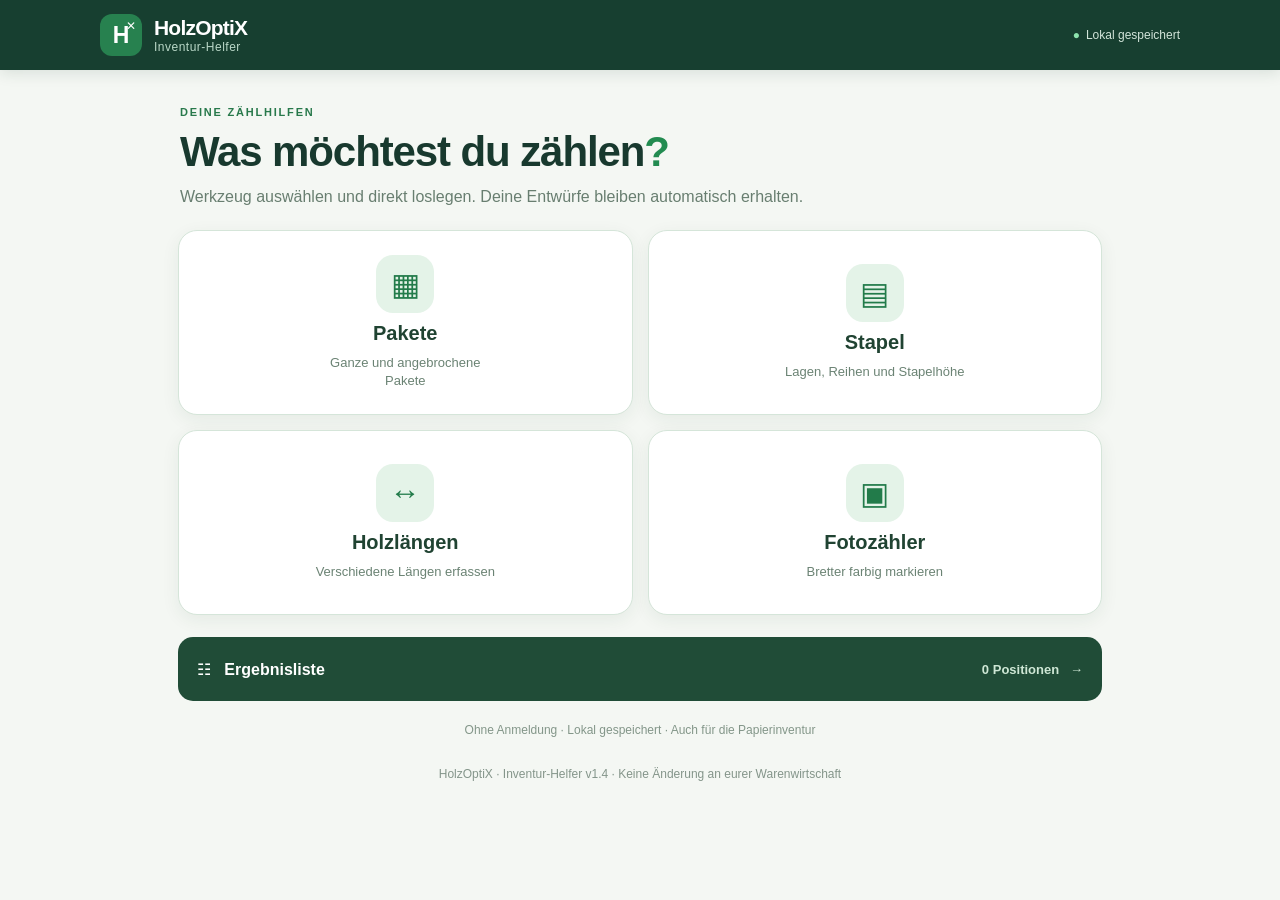
<file: index.html>
<!doctype html>
<html lang="de">
<head>
  <meta charset="utf-8">
  <meta name="viewport" content="width=device-width, initial-scale=1, viewport-fit=cover">
  <meta name="theme-color" content="#205d3d">
  <meta name="description" content="HolzOptiX Inventur-Helfer – Pakete, Bretterstapel, Fotos und Holzlängen zählen.">
  <link rel="manifest" href="./manifest.webmanifest">
  <link rel="icon" href="./icons/icon-192.png" type="image/png">
  <style data-holzoptix-bundle="css">
:root{font-family:Inter,Segoe UI,Arial,sans-serif;color:#18392e;background:#f4f7f3;font-size:16px;font-synthesis:none}
*{box-sizing:border-box}html{scroll-behavior:smooth}body{margin:0;min-height:100vh}button,input{font:inherit}button{cursor:pointer}button:disabled{cursor:not-allowed;opacity:.45}[hidden]{display:none!important}
.topbar{background:#173f30;color:white;padding:14px max(18px,calc((100vw - 1080px)/2));display:flex;justify-content:space-between;align-items:center;gap:12px;box-shadow:0 3px 14px #143e3020}
.brand{display:flex;align-items:center;gap:12px}.brand strong{display:block;font-size:21px;letter-spacing:-.8px}.brand small{display:block;color:#bad8c8;font-size:12px;letter-spacing:.5px}.brand-mark{display:grid;place-items:center;width:42px;height:42px;border-radius:12px;background:#27814f;color:#fff;font-size:23px;font-weight:900;position:relative}.brand-mark span{position:absolute;font-size:12px;right:6px;top:5px}
.save-status{font-size:12px;color:#d2e4d9;white-space:nowrap}.save-status::before{content:'●';color:#8de4ae;margin-right:6px}.save-status.error{color:#ffdcce}.save-status.error::before{color:#f4aa8f}
.container{max-width:1080px;margin:0 auto;padding:24px 18px 40px}.intro{margin:12px 0 22px}.intro h1{font-size:clamp(27px,4.5vw,38px);line-height:1.13;letter-spacing:-1.2px;margin:7px 0}.intro p:last-child{color:#63796f;margin:7px 0 0}.eyebrow{font-size:11px;font-weight:800;letter-spacing:1.8px;color:#28794b;margin:0}.dot{color:#228b50}
.tabs{display:grid;grid-template-columns:repeat(4,minmax(0,1fr));gap:9px;margin-bottom:17px}.tab{appearance:none;border:1px solid #d9e4dc;background:#fff;color:#5b7166;padding:15px 9px;border-radius:13px;font-weight:700;min-height:51px;box-shadow:0 2px 8px #163d3010}.tab.is-active{border-color:#25824d;background:#e6f3e9;color:#146439;box-shadow:inset 0 0 0 1px #25824d}.pill{display:inline-flex;min-width:20px;justify-content:center;border-radius:20px;background:#dceadf;padding:2px 5px;font-size:11px;margin-left:3px}.editor,.results-panel{display:grid;gap:16px}.card{background:white;border:1px solid #e0e8e0;border-radius:17px;box-shadow:0 5px 20px #173f3010;padding:22px}.section-head{display:flex;justify-content:space-between;gap:15px;align-items:start;margin-bottom:18px}.section-head h2{margin:5px 0;font-size:24px;letter-spacing:-.7px}.section-head .muted{margin:6px 0 0}.muted{color:#72877d;font-size:13px}.fields{display:grid;gap:15px}.fields.two{grid-template-columns:1fr 1fr}.fields.three{grid-template-columns:repeat(3,minmax(0,1fr))}.field{display:flex;flex-direction:column;gap:7px;font-size:14px;font-weight:650;color:#3d594a;min-width:0}.field span small{font-size:12px;font-weight:400;color:#7c8b82}.field em{font-style:normal;color:#ad4b33}
.field input,.field select{width:100%;border:1px solid #d0dcd2;border-radius:10px;padding:12px 13px;color:#18392e;background:#fcfdfb;outline:none;min-height:47px;font-size:16px}.field input:focus,.field select:focus{border-color:#2b995c;box-shadow:0 0 0 3px #2f995b1b}.field input::placeholder{color:#9ba99e}.note-field{margin-top:15px}
.btn{display:inline-flex;align-items:center;justify-content:center;gap:6px;min-height:43px;padding:10px 15px;border-radius:10px;border:1px solid transparent;font-weight:750;font-size:14px;text-align:center;transition:background .15s}.btn.primary{background:#227a48;color:white}.btn.primary:hover{background:#165d35}.btn.dark{background:#204638;color:white}.btn.dark:hover{background:#123628}.btn.subtle{background:#eef4ef;color:#27513a;border-color:#dce8dd}.btn.subtle:hover{background:#e3ede4}.btn.dashed{background:#f8faf7;border:1.5px dashed #b8d0bd;color:#37724d}.btn.dashed:hover{background:#ecf6ed}.btn.danger{background:#fff3f1;border:1px solid #e7c1bb;color:#aa3a31}.btn.danger:hover{background:#ffe5e2}.btn.full{width:100%}.btn.prominent{min-height:53px;font-size:16px}
.row-label{display:grid;grid-template-columns:1fr 1fr 43px;gap:10px;color:#5d7564;font-weight:700;font-size:13px;margin:0 0 7px}.group-list{display:grid;gap:9px;margin-bottom:10px}.group-row{display:grid;grid-template-columns:1fr 1fr 43px;gap:10px;align-items:center}.group-row input{width:100%;min-width:0;border:1px solid #cedccd;background:#fcfdfb;border-radius:10px;padding:12px 11px;min-height:48px;font-size:17px;outline:none}.group-row input:focus{border-color:#33935b;box-shadow:0 0 0 3px #33935b22}.group-row button{border:1px solid #e8d2ce;color:#a23e37;background:#fff6f3;border-radius:10px;font-size:21px;min-height:43px}.group-row button:disabled{opacity:.3}.single{max-width:420px;margin-top:18px}.subhead{margin:6px 0 14px}.subhead h3{font-size:17px;margin:0 0 4px}.subhead p{margin:0;color:#778b7f;font-size:13px}.inline-divider{height:45px;display:flex;align-items:center;gap:15px;color:#82968a;font-size:12px}.inline-divider::before,.inline-divider::after{content:'';height:1px;background:#e2ebe4;flex:1}.row-add{display:flex;align-items:end;gap:10px}.row-add .field{flex:1}.row-add .btn{min-height:47px}.chips{display:flex;flex-wrap:wrap;gap:7px;margin-top:12px}.chip{background:#eaf4ec;border:1px solid #d1e6d6;color:#245d3b;border-radius:50px;padding:7px 10px;font-weight:700;font-size:13px}.chip button{border:0;background:transparent;color:#5d7663;font-size:17px;margin-left:5px;vertical-align:middle}
.total-card{border-color:#cbded0}.total-label{display:flex;align-items:center;justify-content:space-between;gap:12px;color:#4b6957;font-weight:750}.big-total{display:flex;align-items:baseline;gap:10px;margin:7px 0 12px}.big-total strong{font-size:clamp(42px,7vw,60px);color:#187a44;line-height:1.1;letter-spacing:-1.8px;font-variant-numeric:tabular-nums}.big-total span{color:#6b8074;font-size:18px}.conversion{border-top:1px solid #e4ece5;margin:15px 0;padding-top:14px}.conversion summary{color:#306c45;font-weight:750;cursor:pointer}.conversion p{color:#72877d;font-size:13px}.conversion-result{font-weight:750;color:#21683c;margin-top:12px}.error-message{color:#a33131;background:#fff0ee;border:1px solid #f1ccc8;border-radius:9px;padding:11px 13px;margin:12px 0}.total-card>.btn+.btn{margin-top:9px}
.result-summary{display:flex;gap:12px;margin-bottom:18px}.result-summary div{background:#ecf5ed;border-radius:12px;padding:13px 18px;flex:1;display:flex;flex-direction:column;gap:4px}.result-summary strong{color:#1a7641;font-size:27px}.result-summary span{font-size:12px;color:#657f6b}.results-list{display:grid;gap:10px}.result-card{border:1px solid #dce6dd;border-radius:12px;padding:15px;display:grid;grid-template-columns:minmax(0,1fr) auto;gap:12px}.result-card h3{margin:0;font-size:18px;overflow-wrap:anywhere}.result-card p{margin:5px 0 0;color:#667c6d;font-size:13px;overflow-wrap:anywhere}.result-card .breakdown{color:#6f8275;font-size:12px;margin-top:9px}.result-qty{font-size:25px;color:#1c7a42;font-weight:800;white-space:nowrap;text-align:right;line-height:1}.result-qty small{font-size:12px;color:#71907a}.result-controls{grid-column:1/-1;display:flex;gap:7px;flex-wrap:wrap}.result-controls .btn{min-height:36px;padding:6px 13px;font-size:13px}.result-actions{display:flex;flex-wrap:wrap;gap:9px;margin-top:18px}.empty-state{border:1px dashed #c6d9c8;border-radius:13px;padding:28px;text-align:center;color:#788e80;background:#f8fbf7}.safety-card h3{margin:0}.safety-card p{color:#688171;font-size:14px;line-height:1.5}.footer{margin:25px 0;text-align:center;color:#84958a;font-size:12px}
@media(max-width:700px){.container{padding:17px 12px 30px}.topbar{padding:12px 15px}.tabs{grid-template-columns:1fr 1fr;gap:7px}.tab{padding:12px 5px;font-size:13px}.card{padding:16px}.section-head h2{font-size:22px}.section-head{flex-wrap:wrap}.fields.two,.fields.three{grid-template-columns:1fr}.row-label,.group-row{gap:7px}.save-status{font-size:11px}.result-actions .btn{flex:1;min-width:130px}.result-card{gap:8px}.result-qty{font-size:22px}.intro{margin-top:3px}}
@media print{body{background:white;color:#111}.topbar,.intro,.tabs,.editor,.footer,.safety-card,.result-actions,.result-controls{display:none!important}.container{max-width:none;margin:0;padding:0}.results-panel{display:block!important}.card{box-shadow:none;border:0;padding:0}.section-head h2{font-size:24px}.result-summary{margin:10px 0}.result-summary div{background:none;border:1px solid #bbb;padding:8px}.results-list{gap:0}.result-card{break-inside:avoid;border:0;border-bottom:1px solid #aaa;border-radius:0;padding:10px 0}.result-qty{color:#111}.result-card h3{font-size:15px}.result-card p,.result-card .breakdown{color:#333}.empty-state{display:none!important}}
.photo-tool{margin-top:3px;padding:18px;border:1px solid #d7e6d9;background:#f9fcf9;border-radius:13px}.photo-new{display:inline-block;vertical-align:middle;background:#dcefe2;color:#216b3f;padding:4px 7px;font-size:10px;border-radius:50px;letter-spacing:1px}.photo-actions,.photo-toolbar{display:flex;gap:8px;flex-wrap:wrap;margin:13px 0}.photo-actions .btn{flex:1;min-width:140px}.photo-placeholder{padding:28px 14px;text-align:center;color:#68816e;border:2px dashed #c7decf;background:#edf6ef;border-radius:12px;font-size:14px;line-height:1.5}.photo-stage{background:#e9eee7;border-radius:12px;overflow:hidden;border:1px solid #baccbc}.photo-stage canvas{display:block;width:100%;height:380px;touch-action:none;cursor:crosshair}.photo-toolbar{justify-content:space-between}.photo-modes,.photo-zoom{display:flex;gap:5px;flex-wrap:wrap}.photo-zoom .btn{min-width:42px}.photo-modes .btn.is-selected{background:#d4eadb;border-color:#2e8c52;color:#155e35}.photo-counter{display:flex;align-items:center;justify-content:space-between;gap:12px;background:#e8f4ea;border:1px solid #cee6d3;border-radius:10px;padding:12px 15px}.photo-counter>div{display:flex;align-items:baseline;gap:8px}.photo-counter span{color:#4e795d;font-size:13px}.photo-counter strong{font-size:32px;color:#177640;font-variant-numeric:tabular-nums}.photo-counter small{font-size:12px;color:#6e8a75}.photo-help{color:#688170;font-size:13px;line-height:1.5;margin:12px 0 0}
@media(max-width:700px){.photo-tool{padding:12px}.photo-stage canvas{height:310px}.photo-toolbar{display:grid;gap:11px}.photo-modes,.photo-zoom{justify-content:center}.photo-modes .btn{flex:1}.photo-counter>div{flex-wrap:wrap;gap:5px}.photo-counter span{flex-basis:100%}}
/* Ein-Finger-Scrollen der Seite bleibt erhalten, Browser-Pinch-Zoom nicht. */
@media (pointer:coarse){html,body{touch-action:pan-x pan-y}.photo-stage canvas{touch-action:none}}
.space-top{margin-top:14px}.check-line{display:flex;align-items:center;gap:9px;font-size:14px;color:#315741;font-weight:700;margin:14px 0}.check-line input{width:19px;height:19px;accent-color:#23834d}.estimate-preview{border:1px solid #cddfcd;border-radius:10px;background:#edf7ef;color:#25613c;margin:12px 0;padding:12px 14px;font-size:14px;line-height:1.5}.estimate-preview.warning{border-color:#dfccaa;background:#fff7e8;color:#94651b}.estimate-preview.error{border-color:#eac7c3;background:#fff2f0;color:#9b443b}.photo-zone-heading{display:flex;justify-content:space-between;align-items:center;gap:8px;margin:16px 0 8px}.photo-zones{display:grid;gap:8px}.photo-zone{display:grid;grid-template-columns:32px minmax(0,1fr) auto auto;gap:7px;align-items:center;padding:9px;border:1px solid #d4e3d6;border-radius:10px;background:white}.photo-zone.active{background:#eaf6ee;border-color:#2c9659}.photo-zone input[type=color]{width:30px;height:36px;padding:0;border:0;background:transparent;cursor:pointer}.photo-zone input[type=text]{min-width:0;max-width:100%;border:1px solid #ccddce;border-radius:7px;padding:8px;font-size:14px}.photo-zone .btn{padding:7px 9px;min-height:35px;font-size:12px}.photo-zone .zone-count{font-weight:750;font-size:13px;color:#235c3a}.photo-zone .zone-selected{font-weight:800}.photo-zone.locked{background:#f2f5f1}.photo-zone .zone-select{grid-column:2;justify-self:start}.photo-zone .zone-actions{display:flex;gap:4px;flex-wrap:wrap}.photo-zone .zone-actions .btn{font-size:12px}@media(max-width:700px){.photo-zone{grid-template-columns:30px minmax(0,1fr) auto}.photo-zone .zone-actions{grid-column:2/-1;justify-self:end}.photo-zone .zone-select{grid-column:1/-1}.photo-zone .zone-count{white-space:nowrap}}.field select{appearance:auto}
.build-warning{background:#fff2e5;border:2px solid #df9c4d;color:#7b3f17;border-radius:13px;padding:14px 17px;margin-bottom:18px;line-height:1.5;display:grid;gap:6px}.build-warning code{background:#ffe6c8;padding:2px 5px;border-radius:4px}

/* v1.4 – Startseite mit Kacheln und fokussierte Zählansichten. */
.container{max-width:960px}.home-screen{display:grid;gap:22px}.home-intro{padding:12px 2px 0}.home-intro h1{font-size:clamp(29px,5vw,42px);line-height:1.12;letter-spacing:-1.1px;margin:10px 0}.home-intro p:last-child{color:#687e70;line-height:1.45;margin:0}.tool-grid{display:grid;grid-template-columns:repeat(2,minmax(0,1fr));gap:15px}
.tool-card{border:1px solid #d5e5d9;border-radius:19px;background:#fff;box-shadow:0 5px 18px #214c2d12;display:flex;flex-direction:column;justify-content:center;align-items:center;gap:9px;min-height:185px;padding:20px 16px;color:#204332;text-align:center;transition:border-color .15s,background .15s,transform .15s}.tool-card:hover,.tool-card:focus-visible{border-color:#278d52;background:#f3faf4;transform:translateY(-1px)}.tool-icon{display:grid;place-items:center;width:58px;height:58px;border-radius:17px;background:#e4f3e8;color:#227b4a;font-size:31px;font-weight:800}.tool-card strong{font-size:20px}.tool-card small{font-size:13px;color:#6b8374;max-width:180px;line-height:1.4}.draft-badge{font-size:12px;background:#dff1e5;color:#236d43;padding:6px 10px;border-radius:30px;font-weight:800}.home-results{background:#204c37;color:white;border:0;border-radius:15px;padding:19px;display:flex;justify-content:space-between;gap:16px;align-items:center;font-weight:750;font-size:16px;min-height:64px}.home-results>span:last-child{font-size:13px;color:#cee7d5}.home-footnote{text-align:center;color:#839689;font-size:12px;margin:0 0 5px}
.workspace-head{display:flex;align-items:center;justify-content:space-between;gap:12px;margin-bottom:3px}.workspace-head h2{font-size:clamp(20px,3vw,27px);margin:5px 0;letter-spacing:-.5px}.workspace-head>.btn{flex-shrink:0}.workspace-head .eyebrow{font-size:10px}.mode-nav{display:flex;flex-wrap:wrap;gap:7px;margin:3px 0 20px}.mode-button{flex:1;min-width:100px;padding:12px 9px;background:#f3f7f3;border:1px solid #d7e3d9;border-radius:10px;color:#50715b;font-weight:750;font-size:13px;min-height:47px}.mode-button.is-active{background:#def0e4;border-color:#308951;color:#1d623b;box-shadow:inset 0 0 0 1px #4a9b65}.method-notice{font-size:12px;color:#728879;background:#f5f9f5;border-radius:9px;padding:10px 12px;margin-top:17px}.panel .subhead{margin:3px 0 16px}.panel .group-list{margin-bottom:14px}
.metrics-card{padding:11px 18px}.metrics-card .conversion{margin:0;padding:0;border:0}.metrics-card summary{padding:6px 0}.count-bar{position:sticky;bottom:0;z-index:20;background:#fff;border:1px solid #bbd7c4;box-shadow:0 -5px 22px #132d1f20;border-radius:15px;padding:12px 15px;display:flex;gap:12px;align-items:center;margin-top:5px}.count-values{display:flex;flex-direction:column;gap:2px;flex:1;min-width:0}.count-values>span:first-child{font-size:12px;color:#6b806f;font-weight:750}.count-values strong{font-size:31px;color:#207a48;line-height:1.1;font-variant-numeric:tabular-nums}.count-values strong small{font-size:13px;font-weight:600}.count-parts{font-size:11px;color:#77877b;white-space:nowrap;overflow:hidden;text-overflow:ellipsis}.count-bar #save-item{flex-shrink:0}.count-list{flex-shrink:0;min-width:42px}
.save-sheet{position:fixed;inset:0;background:#102e20a9;z-index:90;display:flex;justify-content:center;align-items:center;padding:14px}.save-dialog{background:white;border:1px solid #d9e9dc;border-radius:20px;box-shadow:0 15px 60px #0a211a55;padding:23px;width:min(100%,570px);max-height:92dvh;overflow:auto}.save-dialog h2{font-size:24px;margin:3px 0}.save-dialog .section-head{align-items:center}.save-sheet-total{border-radius:12px;background:#e8f5ed;padding:13px 18px;display:flex;align-items:center;justify-content:space-between;margin-bottom:19px;gap:12px}.save-sheet-total>span{font-size:13px;color:#527961}.save-sheet-total strong{color:#177c43;font-size:26px;font-variant-numeric:tabular-nums}.results-filter{margin:10px 0 20px}.back-results{justify-self:start}.safety-card summary{cursor:pointer;font-weight:750;color:#285d3d;padding:3px 0}.safety-card details[open] summary{margin-bottom:12px}
@media(max-width:700px){.tool-grid{gap:10px}.tool-card{min-height:156px;padding:15px 9px;gap:7px;border-radius:15px}.tool-icon{width:49px;height:49px;font-size:27px;border-radius:14px}.tool-card strong{font-size:17px}.tool-card small{font-size:12px}.home-results{padding:16px}.workspace-head{flex-wrap:wrap}.workspace-head .btn{font-size:12px;padding:8px 10px}.mode-nav{gap:6px}.mode-button{min-width:calc(50% - 6px);padding:10px 7px}.count-bar{margin:3px -12px -9px;border-radius:15px 15px 0 0;padding:10px 12px calc(10px + env(safe-area-inset-bottom));gap:8px}.count-values strong{font-size:27px}.count-bar #save-item{font-size:14px;min-height:46px;padding:10px 12px}.count-list{min-width:40px}.save-dialog{padding:17px}.save-dialog .fields.two{grid-template-columns:1fr}.save-sheet-total strong{font-size:23px}}
@media print{.home-screen,.workspace-head,.count-bar,.metrics-card,.save-sheet,.back-results,.results-filter,.method-notice{display:none!important}.results-panel{display:block!important}.results-panel .safety-card{display:none!important}}
  </style>
  <title>HolzOptiX – Inventur-Helfer</title>
</head>
<body>
  <header class="topbar">
    <div class="brand">
      <span class="brand-mark" aria-hidden="true">H<span>✕</span></span>
      <span><strong>HolzOptiX</strong><small>Inventur-Helfer</small></span>
    </div>
    <span id="save-status" class="save-status" role="status">Lokal gespeichert</span>
  </header>
  <div class="container">
    <section id="build-warning" class="build-warning" role="alert" hidden>
      <strong>Programmdateien nicht vollständig geladen.</strong>
      <span>Bitte die aktuelle <code>index.html</code> hochladen und die Seite erneut öffnen. Gespeicherte Browserdaten nicht löschen.</span>
    </section>
    <section id="home-screen" class="home-screen">
      <div class="home-intro"><p class="eyebrow">DEINE ZÄHLHILFEN</p><h1>Was möchtest du zählen<span class="dot">?</span></h1>
        <p>Werkzeug auswählen und direkt loslegen. Deine Entwürfe bleiben automatisch erhalten.</p></div>
      <div class="tool-grid" aria-label="Zählwerkzeug auswählen">
        <button class="tool-card" type="button" data-tool="package"><span class="tool-icon">▦</span><strong>Pakete</strong><small>Ganze und angebrochene Pakete</small><span class="draft-badge" data-draft-badge="package" hidden>↻ Zählung fortsetzen</span></button>
        <button class="tool-card" type="button" data-tool="stack"><span class="tool-icon">▤</span><strong>Stapel</strong><small>Lagen, Reihen und Stapelhöhe</small><span class="draft-badge" data-draft-badge="stack" hidden>↻ Zählung fortsetzen</span></button>
        <button class="tool-card" type="button" data-tool="length"><span class="tool-icon">↔</span><strong>Holzlängen</strong><small>Verschiedene Längen erfassen</small><span class="draft-badge" data-draft-badge="length" hidden>↻ Zählung fortsetzen</span></button>
        <button class="tool-card" type="button" data-tool="photo"><span class="tool-icon">▣</span><strong>Fotozähler</strong><small>Bretter farbig markieren</small><span class="draft-badge" data-draft-badge="photo" hidden>↻ Zählung fortsetzen</span></button>
      </div>
      <button id="home-results" class="home-results" type="button"><span>☷ &nbsp; Ergebnisliste</span><span><span id="home-result-count">0</span> Positionen &nbsp; →</span></button>
      <p class="home-footnote">Ohne Anmeldung · Lokal gespeichert · Auch für die Papierinventur</p>
    </section>
    <nav class="tabs" aria-label="Werkzeug auswählen" hidden>
      <button class="tab is-active" type="button" data-tab="package" aria-current="page">▦ <span>Paketrechner</span></button>
      <button class="tab" type="button" data-tab="stack">▤ <span>Stapelzähler</span></button>
      <button class="tab" type="button" data-tab="length">↔ <span>Längenzähler</span></button>
      <button class="tab" type="button" data-tab="results">☷ <span>Ergebnisliste</span> <span id="result-count" class="pill">0</span></button>
    </nav>

    <div id="editor" class="editor" hidden>
      <div class="workspace-head">
        <button id="back-home" class="btn subtle" type="button">← Übersicht</button>
        <div><p class="eyebrow">AKTUELLE ZÄHLUNG</p><h2 id="tool-heading">Pakete zählen</h2></div>
        <button id="new-item" class="btn subtle" type="button">＋ Neu</button>
      </div>
      <div id="save-sheet" class="save-sheet" hidden>
        <section class="save-dialog" role="dialog" aria-modal="true" aria-labelledby="editor-heading">
          <div class="section-head"><div><p class="eyebrow">ABSCHLIESSEN</p><h2 id="editor-heading">Zählung speichern</h2></div><button id="save-cancel" class="btn subtle" type="button">× Schließen</button></div>
          <div class="save-sheet-total"><span>Ermittelte Menge</span><strong id="save-sheet-total">0 Stück</strong></div>
          <div class="fields two">
            <label class="field"><span>Artikelbezeichnung <em>*</em></span><input id="article-name" maxlength="100" type="text" placeholder="z. B. Glattkantbrett Fichte" autocomplete="off"></label>
            <label class="field"><span>Artikelnummer (optional)</span><input id="article-no" maxlength="60" type="text" placeholder="Nummer aus der Warenwirtschaft" autocomplete="off"></label>
          </div>
          <label class="field note-field"><span>Bemerkung (optional)</span><input id="article-note" maxlength="160" type="text" placeholder="z. B. Außenlager, Stapel 3" autocomplete="off"></label>
          <div id="validation-message" class="error-message" role="alert" hidden></div>
          <button id="confirm-save-item" class="btn primary full prominent space-top" type="button">✓ Zur Ergebnisliste hinzufügen</button>
        </section>
      </div>

      <section id="panel-package" class="card panel">
        <div class="section-head">
          <div><p class="eyebrow">WERKZEUG 01</p><h2>Paket- & Bundrechner</h2><p class="muted">Ganze Pakete und unterschiedliche Paketgrößen gemeinsam zählen.</p></div>
        </div>
        <div class="mode-nav" aria-label="Paketmethode">
          <button class="mode-button is-active" data-package-mode="whole" type="button">Ganze Pakete</button>
          <button class="mode-button" data-package-mode="open" type="button">Restpakete</button>
          <button class="mode-button" data-package-mode="presets" type="button">Standardgrößen</button>
        </div>
        <div data-package-section="whole">
        <div class="row-label"><span>Anzahl Pakete</span><span>Stück je Paket</span><span></span></div>
        <div id="package-groups" class="group-list"></div>
        <button id="add-package" type="button" class="btn dashed full">＋ Weitere Paketgruppe</button>
        <label class="field single"><span>Lose Bretter / Stück zusätzlich</span><input id="loose-package" inputmode="numeric" type="text" autocomplete="off" placeholder="0"></label>
        </div>
        <div data-package-section="open" hidden>
        <div class="subhead"><h3>Restpakete</h3><p>Rest direkt zählen oder entnommene Stücke vom ursprünglichen Paket abziehen.</p></div>
        <div class="fields two">
          <label class="field"><span>Ursprünglich je Paket</span><input id="open-pack-size" type="text" inputmode="numeric" autocomplete="off" placeholder="z. B. 80"></label>
          <label class="field"><span>Rechenart</span><select id="open-pack-mode"><option value="remaining">Rest direkt gezählt</option><option value="removed">Entnommene Stücke abziehen</option></select></label>
        </div>
        <div class="row-add space-top">
          <label class="field"><span id="open-pack-amount-label">Noch vorhanden (Stück)</span><input id="open-pack-amount" type="text" inputmode="numeric" autocomplete="off" placeholder="z. B. 37"></label>
          <button id="add-open-pack" class="btn dark" type="button">＋ Restpaket</button>
        </div>
        <div id="open-pack-list" class="chips"></div>
        </div>
        <div data-package-section="presets" hidden>
        <div class="subhead"><h3>Häufige Paketgrößen</h3><p>Einmal speichern und bei weiteren Zählungen wiederverwenden.</p></div>
        <label class="field"><span>Gespeicherte Größe auswählen</span><select id="preset-select"><option value="">Bitte auswählen</option></select></label>
        <div class="fields two space-top">
          <label class="field"><span>Name der Standardgröße</span><input id="preset-name" type="text" maxlength="80" placeholder="z. B. Dachlatte 30 × 50"></label>
          <label class="field"><span>Stück je Paket</span><input id="preset-size" type="text" inputmode="numeric" placeholder="z. B. 200"></label>
        </div>
        <div class="result-actions"><button id="preset-save" class="btn subtle" type="button">＋ Standardgröße speichern</button><button id="preset-delete" class="btn danger" type="button">Ausgewählte löschen</button></div>
        </div>
      </section>

      <section id="panel-stack" class="card panel" hidden>
        <div class="section-head">
          <div><p class="eyebrow">WERKZEUG 02</p><h2>Stapelzähler</h2><p class="muted">Wähle eine Methode. Verschiedene Teilbereiche kannst du kombinieren.</p></div>
        </div>
        <div id="stack-methods" class="mode-nav" aria-label="Stapelzählmethode">
          <button class="mode-button is-active" data-stack-mode="blocks" type="button">Lagen</button>
          <button class="mode-button" data-stack-mode="rows" type="button">Reihen</button>
          <button class="mode-button" data-stack-mode="height" type="button">Stapelhöhe</button>
          <button class="mode-button" data-stack-mode="photo" type="button">Foto</button>
        </div>
        <div data-stack-section="blocks">
        <div class="subhead"><h3>Lagen und Teilblöcke</h3><p>Für einen regelmäßigen Bereich: Bretter je Lage × Anzahl der Lagen.</p></div>
        <div class="row-label"><span>Bretter je Lage</span><span>Anzahl Lagen</span><span></span></div>
        <div id="stack-blocks" class="group-list"></div>
        <button id="add-block" class="btn dashed full" type="button">＋ Weiteren Teilblock hinzufügen</button>
        </div>
        <div data-stack-section="rows" hidden>
        <div class="subhead"><h3>Einzelne, unregelmäßige Reihen</h3><p>Jede Reihe separat zählen. Die eingegebenen Reihen werden addiert.</p></div>
        <div class="row-add">
          <label class="field"><span>Bretter in dieser Reihe</span><input id="row-input" type="text" inputmode="numeric" autocomplete="off" placeholder="z. B. 13"></label>
          <button id="add-row" class="btn dark" type="button">＋ Reihe</button>
        </div>
        <div id="row-chips" class="chips"></div>
        <label class="field single"><span>Einzelne Bretter zusätzlich</span><input id="loose-stack" inputmode="numeric" type="text" autocomplete="off" placeholder="0"></label>
        </div>
        <div data-stack-section="height" hidden>
        <div class="subhead"><h3>Stapelhöhen-Rechner</h3><p>Schätzung aus Stapelhöhe, Brettstärke und Brettern je Lage. Paletten und Unterlagen vorher abziehen.</p></div>
        <div class="fields three">
          <label class="field"><span>Stapelhöhe (mm)</span><input id="height-total" type="text" inputmode="numeric" placeholder="z. B. 1520"></label>
          <label class="field"><span>Brettstärke (mm)</span><input id="height-thickness" type="text" inputmode="numeric" placeholder="z. B. 24"></label>
          <label class="field"><span>Bretter je Lage</span><input id="height-per-layer" type="text" inputmode="numeric" placeholder="z. B. 10"></label>
        </div>
        <label class="check-line"><input id="height-with-spacers" type="checkbox"> Stapel hat Zwischenhölzer</label>
        <div id="height-spacer-fields" class="fields two" hidden>
          <label class="field"><span>Anzahl der Zwischenhölzer übereinander</span><input id="height-spacers" type="text" inputmode="numeric" placeholder="z. B. 4"></label>
          <label class="field"><span>Stärke je Zwischenholz (mm)</span><input id="height-spacer-thickness" type="text" inputmode="numeric" placeholder="z. B. 20"></label>
        </div>
        <div id="height-preview" class="estimate-preview" role="status">Maße eingeben, um die ungefähre Stückzahl zu berechnen.</div>
        <button id="add-height-block" class="btn dashed full" type="button">＋ Berechneten Stapel übernehmen</button>
        <div id="height-block-list" class="chips"></div>
        </div>
        <div data-stack-section="photo" hidden>
        <div class="photo-tool">
          <div class="subhead"><h3>Foto-Zählhilfe</h3><p>Stirnseite fotografieren, farbige Zählbereiche anlegen und jedes sichtbare Brett antippen. Es wird kein Bild hochgeladen.</p></div>
          <div class="photo-actions">
            <button id="photo-choose" type="button" class="btn dark">▣ Foto aufnehmen / öffnen</button>
            <button id="photo-clear" type="button" class="btn danger">Foto entfernen</button>
            <input id="photo-file" type="file" accept="image/*" hidden>
          </div>
          <div id="photo-placeholder" class="photo-placeholder">Noch kein Foto ausgewählt. Du kannst direkt mit dem Handy fotografieren oder ein vorhandenes Bild öffnen.</div>
          <div id="photo-stage" class="photo-stage" hidden>
            <canvas id="photo-canvas" aria-label="Bretter durch Antippen markieren"></canvas>
          </div>
          <div class="photo-zone-heading"><strong>Zählbereiche</strong><button id="photo-zone-add" class="btn subtle" type="button">＋ Bereich</button></div>
          <div id="photo-zones" class="photo-zones"></div>
          <div class="photo-toolbar">
            <div class="photo-modes" role="group" aria-label="Foto-Werkzeug">
              <button id="photo-mode-add" class="btn subtle is-selected" type="button">＋ Markieren</button>
              <button id="photo-mode-remove" class="btn subtle" type="button">− Entfernen</button>
            </div>
            <div class="photo-zoom" role="group" aria-label="Vergrößerung">
              <button id="photo-zoom-out" class="btn subtle" type="button" aria-label="Verkleinern">−</button>
              <button id="photo-zoom-reset" class="btn subtle" type="button">100 %</button>
              <button id="photo-zoom-in" class="btn subtle" type="button" aria-label="Vergrößern">＋</button>
            </div>
          </div>
          <div class="photo-counter">
            <div><span>Auf dem Foto markiert</span><strong id="photo-mark-count">0</strong><small>Bretter</small></div>
            <button id="photo-undo" class="btn subtle" type="button">↶ Rückgängig</button>
          </div>
          <button id="photo-download" class="btn subtle full space-top" type="button">↓ Foto mit Markierungen speichern</button>
          <p id="photo-info" class="photo-help" role="status">Tippen setzt einen Punkt. Mit zwei Fingern zoomen, bei Vergrößerung ziehen. Die Fotozählung wird zu anderen Teilzählungen addiert – Bretter nicht doppelt erfassen!</p>
          <button id="attach-photo-stack" class="btn dark full space-top" type="button" hidden>↗ Fotozählung in den Stapelzähler übernehmen</button>
        </div>
        </div>
        <div class="method-notice">Die Gesamtmenge addiert nur die tatsächlich erfassten Teilzählungen. Dieselben Bretter nicht mit zwei Methoden zählen.</div>
      </section>

      <section id="panel-length" class="card panel" hidden>
        <div class="section-head"><div><p class="eyebrow">WERKZEUG 03</p><h2>Längen-Sortierzähler</h2><p class="muted">Ein Artikel, mehrere Holzlängen. Jede Länge wird später als eigene Position gespeichert.</p></div></div>
        <div class="fields two">
          <label class="field"><span>Breite (mm, optional)</span><input id="length-width" type="text" inputmode="numeric" placeholder="z. B. 145"></label>
          <label class="field"><span>Stärke (mm, optional)</span><input id="length-thickness" type="text" inputmode="numeric" placeholder="z. B. 28"></label>
        </div>
        <p class="muted">Die Artikelnummer kannst du später beim Speichern eingeben. Sie gilt für alle Längen. Jede Länge wird eine eigene Ergebnisposition.</p>
        <div class="row-label"><span>Länge (mm)</span><span>Stück</span><span></span></div>
        <div id="length-rows" class="group-list"></div>
        <button id="add-length" class="btn dashed full" type="button">＋ Weitere Länge</button>
        <div id="length-summary" class="estimate-preview">Noch keine Längen eingetragen.</div>
      </section>

      <section class="card metrics-card">
        <details id="conversion" class="conversion">
          <summary>Optional: Laufmeter und Fläche berechnen</summary>
          <p>Nur verwenden, wenn alle gezählten Bretter dieses Artikels dieselben Maße haben.</p>
          <div class="fields two">
            <label class="field"><span>Länge je Brett (mm)</span><input id="uniform-length" type="text" inputmode="numeric" autocomplete="off" placeholder="z. B. 4000"></label>
            <label class="field"><span>Breite je Brett (mm)</span><input id="uniform-width" type="text" inputmode="numeric" autocomplete="off" placeholder="z. B. 145"></label>
          </div>
          <div id="conversion-result" class="conversion-result"></div>
        </details>
      </section>
      <section class="count-bar" aria-label="Aktuelle Zählung">
        <div class="count-values"><span>Aktuelle Zählung</span><strong><span id="preview-total">0</span> <small>Stück</small></strong><span id="total-formula" class="count-parts">Noch keine Mengen eingetragen</span></div>
        <button id="save-item" class="btn primary prominent" type="button">✓ Speichern</button>
        <button id="go-results" class="btn subtle count-list" type="button" title="Ergebnisliste">☷</button>
      </section>
      <div id="count-error" class="error-message" role="alert" hidden></div>
    </div>

    <section id="panel-results" class="results-panel" hidden>
      <button id="results-home" class="btn subtle back-results" type="button">← Übersicht</button>
      <div class="card">
        <div class="section-head">
          <div><p class="eyebrow">GESAMMELTE ZÄHLUNGEN</p><h2>Ergebnisliste</h2><p class="muted">Deine fertigen Zählungen für die Papierinventur.</p></div>
        </div>
        <div class="result-summary">
          <div><strong id="summary-articles">0</strong><span>Positionen gezählt</span></div>
          <div><strong id="summary-counts">0</strong><span>Teilzählungen</span></div>
        </div>
        <label class="field results-filter"><span>Artikel suchen</span><input id="results-search" type="search" placeholder="Name oder Artikelnummer"></label>
        <div id="results-empty" class="empty-state">Noch keine Positionen erfasst. Starte über die großen Werkzeug-Kacheln.</div>
        <div id="results-list" class="results-list"></div>
        <div class="result-actions">
          <button id="result-new" type="button" class="btn primary">＋ Zur Werkzeugauswahl</button>
          <button id="export-csv" type="button" class="btn dark">↓ CSV speichern</button>
          <button id="print-results" type="button" class="btn subtle">▤ Drucken / PDF</button>
        </div>
      </div>
      <div class="card safety-card">
        <details>
        <summary>Datensicherung und weitere Einstellungen</summary>
        <p>Die Zählungen bleiben auf diesem Gerät gespeichert. Sie werden nicht automatisch zwischen Handy und PC übertragen. Sichere sie bei Bedarf als Datei.</p>
        <div class="result-actions">
          <button id="export-json" class="btn subtle" type="button">↓ Sicherung speichern</button>
          <button id="import-json" class="btn subtle" type="button">↑ Sicherung öffnen</button>
          <input id="import-file" type="file" accept="application/json,.json" hidden>
          <button id="clear-results" class="btn danger" type="button">Liste leeren</button>
        </div>
        </details>
      </div>
    </section>

    <footer class="footer">HolzOptiX · Inventur-Helfer v1.4 · Keine Änderung an eurer Warenwirtschaft</footer>
  </div>
  <script data-holzoptix-bundle="photo">
'use strict';
/* HolzOptiX Inventur 1.4: lokale Foto-Zählhilfe mit Farbgruppen, ohne Upload. */
window.HolzOptiXPhoto = (() => {
  const DB_NAME = 'holzoptix-inventur-fotos-v1';
  const STORE = 'photos';
  const $ = id => document.getElementById(id);
  const uid = () => (globalThis.crypto?.randomUUID?.() || String(Date.now())+'-'+Math.random().toString(36).slice(2));
  const clamp = (n,min,max) => Math.max(min,Math.min(max,n));
  let dbPromise;
  let getDraft, saveDraft, onChange;
  let image = null, imageUrl = null, imageId = null, loadToken = 0;
  let zoom = 1, panX = 0, panY = 0, mode = 'add';
  let history = [];
  let canvas, ctx;
  const pointers = new Map();
  let pinch = null;
  const COLORS=['#e75b35','#298ed1','#229c58','#ca8b19','#9959ca','#cb4b89','#167d83','#6e6fce'];
  const defaultZone=()=>({id:uid(),name:'Bereich 1',color:COLORS[0],locked:false});

  function selectedZone() {
    const d=getDraft();
    return (d.photoZones||[]).find(z=>z.id===d.activePhotoZoneId) || d.photoZones?.[0];
  }
  function renderZones() {
    if(!getDraft)return;
    const d=getDraft(),container=$('photo-zones');container.replaceChildren();
    (d.photoZones||[]).forEach(z=>{
      const count=(d.photoMarks||[]).filter(p=>p.zoneId===z.id).length;
      const row=document.createElement('div');row.className='photo-zone';
      if(z.id===d.activePhotoZoneId)row.classList.add('active');
      if(z.locked)row.classList.add('locked');
      const color=document.createElement('input');color.type='color';color.value=z.color;
      color.setAttribute('aria-label','Markierungsfarbe für '+z.name);
      color.addEventListener('input',()=>{z.color=color.value;saveDraft();draw();});
      const name=document.createElement('input');name.type='text';name.maxLength=50;name.value=z.name;
      name.setAttribute('aria-label','Name des Zählbereichs');
      name.addEventListener('change',()=>{z.name=name.value.trim().slice(0,50)||'Zählbereich';saveDraft();renderZones();});
      const number=document.createElement('span');number.className='zone-count';number.textContent=count+' Stück';
      const select=document.createElement('button');select.type='button';select.className='btn subtle zone-select';
      select.textContent=z.id===d.activePhotoZoneId?'✓ Aktiv':'Auswählen';
      select.addEventListener('click',()=>{d.activePhotoZoneId=z.id;saveDraft();renderZones();draw();});
      const actions=document.createElement('div');actions.className='zone-actions';
      const lock=document.createElement('button');lock.type='button';lock.className='btn subtle';
      lock.textContent=z.locked?'↪ Freigeben':'🔒 Abschließen';
      lock.addEventListener('click',()=>{z.locked=!z.locked;saveDraft();renderZones();updateCount();draw();});
      const remove=document.createElement('button');remove.type='button';remove.className='btn danger';
      remove.textContent='×';remove.title='Zählbereich mit Markierungen entfernen';
      remove.disabled=d.photoZones.length<=1;
      remove.addEventListener('click',()=>{
        if(count&&!confirm('Bereich „'+z.name+'“ und seine '+count+' Markierungen wirklich löschen?'))return;
        d.photoZones=d.photoZones.filter(x=>x.id!==z.id);
        d.photoMarks=d.photoMarks.filter(p=>p.zoneId!==z.id);
        if(d.activePhotoZoneId===z.id)d.activePhotoZoneId=d.photoZones[0].id;
        history=[];saveDraft();renderZones();updateCount();draw();
      });
      actions.append(select,lock,remove);row.append(color,name,number,actions);container.append(row);
    });
  }

  function openDb() {
    if(!dbPromise) {
      dbPromise = new Promise((resolve,reject) => {
        if(!('indexedDB' in window)) return reject(Error('Dieser Browser unterstützt keine lokale Fotospeicherung.'));
        const request = indexedDB.open(DB_NAME,1);
        request.onupgradeneeded = () => {
          if(!request.result.objectStoreNames.contains(STORE)) request.result.createObjectStore(STORE);
        };
        request.onsuccess = () => resolve(request.result);
        request.onerror = () => reject(request.error || Error('Fotospeicher nicht verfügbar.'));
        request.onblocked = () => reject(Error('Fotospeicher durch ein anderes Fenster blockiert.'));
      });
    }
    return dbPromise;
  }
  async function putBlob(id,blob) {
    const db=await openDb();
    await new Promise((resolve,reject)=>{
      const tx=db.transaction(STORE,'readwrite');
      tx.objectStore(STORE).put(blob,id);
      tx.oncomplete=resolve;
      tx.onerror=()=>reject(tx.error || Error('Foto konnte nicht gespeichert werden.'));
      tx.onabort=()=>reject(tx.error || Error('Foto-Speicherung abgebrochen.'));
    });
  }
  async function getBlob(id) {
    if(!id)return null;
    const db=await openDb();
    return new Promise((resolve,reject)=>{
      const req=db.transaction(STORE,'readonly').objectStore(STORE).get(id);
      req.onsuccess=()=>resolve(req.result || null);
      req.onerror=()=>reject(req.error || Error('Foto konnte nicht geöffnet werden.'));
    });
  }
  async function removeStored(id) {
    if(!id)return;
    try{
      const db=await openDb();
      await new Promise((resolve,reject)=>{
        const tx=db.transaction(STORE,'readwrite');
        tx.objectStore(STORE).delete(id);
        tx.oncomplete=resolve;
        tx.onerror=()=>reject(tx.error);
      });
    }catch(_){ /* Verwaiste Bilder blockieren keine Zählung. */ }
  }
  function decodeImage(blob) {
    return new Promise((resolve,reject)=>{
      const url=URL.createObjectURL(blob);
      const img=new Image();
      img.onload=()=>resolve({img,url});
      img.onerror=()=>{URL.revokeObjectURL(url);reject(Error('Das Foto konnte nicht geöffnet werden.'));};
      img.src=url;
    });
  }
  async function compressImage(file) {
    if(!file.type.startsWith('image/')) throw Error('Bitte eine Bilddatei auswählen.');
    if(file.size > 35*1024*1024) throw Error('Das Foto ist zu groß (maximal 35 MB).');
    const source=await decodeImage(file);
    try{
      const factor=Math.min(1,2600/Math.max(source.img.naturalWidth,source.img.naturalHeight));
      const target=document.createElement('canvas');
      target.width=Math.max(1,Math.round(source.img.naturalWidth*factor));
      target.height=Math.max(1,Math.round(source.img.naturalHeight*factor));
      const c=target.getContext('2d');
      if(!c)throw Error('Bildbearbeitung ist auf diesem Gerät nicht möglich.');
      c.drawImage(source.img,0,0,target.width,target.height);
      return await new Promise((resolve,reject)=>{
        target.toBlob(blob=>blob?resolve(blob):reject(Error('Foto konnte nicht vorbereitet werden.')),'image/jpeg',0.82);
      });
    }finally{URL.revokeObjectURL(source.url);}
  }
  function updateCount() {
    const d=getDraft();
    $('photo-mark-count').textContent=String(d.photoMarks?.length || 0);
    $('photo-undo').disabled=history.length===0;
    $('photo-clear').disabled=!d.photoId && !(d.photoMarks?.length);
    $('photo-download').disabled=!image;
    renderZones();
    onChange();
  }
  function frame() {
    if(!image || !canvas)return null;
    const w=canvas.clientWidth,h=canvas.clientHeight;
    if(w<=0 || h<=0)return null;
    const fit=Math.min(w/image.naturalWidth,h/image.naturalHeight);
    const drawW=image.naturalWidth*fit*zoom;
    const drawH=image.naturalHeight*fit*zoom;
    return {w,h,drawW,drawH,x:(w-drawW)/2+panX,y:(h-drawH)/2+panY};
  }
  function clampPan() {
    const f=frame();
    if(!f)return;
    const maxX=Math.max(0,(f.drawW-f.w)/2);
    const maxY=Math.max(0,(f.drawH-f.h)/2);
    panX=clamp(panX,-maxX,maxX);
    panY=clamp(panY,-maxY,maxY);
  }
  function draw() {
    if(!canvas || !image)return;
    const width=canvas.clientWidth,height=canvas.clientHeight;
    if(width<=0||height<=0)return;
    const dpr=Math.min(window.devicePixelRatio||1,2);
    const pxW=Math.round(width*dpr),pxH=Math.round(height*dpr);
    if(canvas.width!==pxW||canvas.height!==pxH){canvas.width=pxW;canvas.height=pxH;}
    ctx.setTransform(dpr,0,0,dpr,0,0);
    ctx.clearRect(0,0,width,height);
    ctx.fillStyle='#e8eee8';ctx.fillRect(0,0,width,height);
    const f=frame();if(!f)return;
    ctx.drawImage(image,f.x,f.y,f.drawW,f.drawH);
    const zones=new Map((getDraft().photoZones||[]).map(z=>[z.id,z]));
    const indexes=new Map();
    (getDraft().photoMarks||[]).forEach(p=>{
      const zone=zones.get(p.zoneId),number=(indexes.get(p.zoneId)||0)+1;
      indexes.set(p.zoneId,number);
      const x=f.x+p.x*f.drawW,y=f.y+p.y*f.drawH;
      if(x < -18 || x > width+18 || y < -18 || y > height+18)return;
      ctx.beginPath();ctx.arc(x,y,11,0,Math.PI*2);ctx.fillStyle=zone?.color||COLORS[0];ctx.fill();
      ctx.lineWidth=2.5;ctx.strokeStyle='#ffffff';ctx.stroke();
      ctx.fillStyle='#fff';ctx.font='bold '+(number<100?'10':number<1000?'8':'7')+'px Arial';
      ctx.textAlign='center';ctx.textBaseline='middle';ctx.fillText(String(number),x,y);
    });
  }
  function releaseImage() {
    if(imageUrl)URL.revokeObjectURL(imageUrl);
    image=null;imageUrl=null;imageId=null;
  }
  async function renderCurrent() {
    renderZones();
    updateCount();
    const wanted=getDraft().photoId || null;
    if(wanted && wanted===imageId && image){draw();return;}
    const token=++loadToken;
    releaseImage();zoom=1;panX=0;panY=0;history=[];
    $('photo-zoom-reset').textContent='100 %';
    $('photo-stage').hidden=true;
    $('photo-placeholder').hidden=false;
    $('photo-placeholder').textContent=wanted?'Foto wird geladen …':'Noch kein Foto ausgewählt. Du kannst direkt mit dem Handy fotografieren oder ein vorhandenes Bild öffnen.';
    if(!wanted)return;
    try{
      const blob=await getBlob(wanted);
      if(token!==loadToken)return;
      if(!blob){
        $('photo-placeholder').textContent='Das gespeicherte Foto ist auf diesem Gerät nicht vorhanden. Die Markierungsanzahl bleibt erhalten.';
        return;
      }
      const decoded=await decodeImage(blob);
      if(token!==loadToken){URL.revokeObjectURL(decoded.url);return;}
      image=decoded.img;imageUrl=decoded.url;imageId=wanted;
      $('photo-stage').hidden=false;$('photo-placeholder').hidden=true;
      updateCount();requestAnimationFrame(draw);
    }catch(err){if(token===loadToken)$('photo-placeholder').textContent=err.message;}
  }
  function setMode(next) {
    mode=next;
    $('photo-mode-add').classList.toggle('is-selected',mode==='add');
    $('photo-mode-remove').classList.toggle('is-selected',mode==='remove');
    canvas.style.cursor=mode==='add'?'crosshair':'not-allowed';
  }
  function setZoom(next) {
    zoom=clamp(next,1,8);clampPan();draw();
    $('photo-zoom-reset').textContent=Math.round(zoom*100)+' %';
  }
  function pointerXY(event) {
    const rect=canvas.getBoundingClientRect();
    return {x:event.clientX-rect.left,y:event.clientY-rect.top};
  }
  function tap(x,y) {
    const f=frame();if(!f)return;
    const d=getDraft(),marks=d.photoMarks || (d.photoMarks=[]);
    const zone=selectedZone();
    if(!zone||zone.locked){$('photo-info').textContent='Dieser Bereich ist abgeschlossen. Erst wieder freigeben, um Markierungen zu ändern.';return;}
    if(mode==='remove'){
      let index=-1,min=25*25;
      marks.forEach((p,i)=>{
        if(p.zoneId!==zone.id)return;
        const dx=f.x+p.x*f.drawW-x,dy=f.y+p.y*f.drawH-y,dist=dx*dx+dy*dy;
        if(dist<min){index=i;min=dist;}
      });
      if(index<0)return;
      const point=marks.splice(index,1)[0];
      history.push({mode:'remove',index,point});
    }else{
      const nx=(x-f.x)/f.drawW,ny=(y-f.y)/f.drawH;
      if(nx<0||nx>1||ny<0||ny>1)return;
      if(marks.length>=10000){alert('Maximal 10.000 Markierungen pro Foto.');return;}
      const near=marks.some(p=>Math.hypot((p.x-nx)*f.drawW,(p.y-ny)*f.drawH)<9);
      if(near)return;
      const point={x:Math.round(nx*100000)/100000,y:Math.round(ny*100000)/100000,zoneId:zone.id};
      marks.push(point);history.push({mode:'add',index:marks.length-1,point});
    }
    if(history.length>200)history.shift();
    saveDraft();updateCount();draw();
  }
  function undo() {
    const last=history[history.length-1];if(!last)return;
    if(getDraft().photoZones?.find(z=>z.id===last.point.zoneId)?.locked){
      $('photo-info').textContent='Zum Rückgängigmachen bitte den abgeschlossenen Bereich erst freigeben.';return;
    }
    history.pop();
    const marks=getDraft().photoMarks;
    if(last.mode==='add')marks.splice(last.index,1);
    else marks.splice(last.index,0,last.point);
    saveDraft();updateCount();draw();
  }
  function wirePointerEvents() {
    canvas.addEventListener('pointerdown',e=>{
      if(!image)return;
      const pos=pointerXY(e);
      pointers.set(e.pointerId,{...pos,startX:pos.x,startY:pos.y,startPanX:panX,startPanY:panY,moved:false,multi:false});
      canvas.setPointerCapture(e.pointerId);
      if(pointers.size===2){
        for(const p of pointers.values())p.multi=true;
        const [a,b]=[...pointers.values()];
        pinch={distance:Math.hypot(a.x-b.x,a.y-b.y)||1,midX:(a.x+b.x)/2,midY:(a.y+b.y)/2,zoom,panX,panY};
      }
    });
    canvas.addEventListener('pointermove',e=>{
      const p=pointers.get(e.pointerId);if(!p||!image)return;
      const pos=pointerXY(e);p.x=pos.x;p.y=pos.y;
      if(pointers.size>=2&&pinch){
        const [a,b]=[...pointers.values()];
        const distance=Math.hypot(a.x-b.x,a.y-b.y)||1;
        const midX=(a.x+b.x)/2,midY=(a.y+b.y)/2;
        zoom=clamp(pinch.zoom*distance/pinch.distance,1,8);
        panX=pinch.panX+midX-pinch.midX;panY=pinch.panY+midY-pinch.midY;
        clampPan();draw();$('photo-zoom-reset').textContent=Math.round(zoom*100)+' %';
      }else if(Math.hypot(p.x-p.startX,p.y-p.startY)>7){
        p.moved=true;
        panX=p.startPanX+p.x-p.startX;panY=p.startPanY+p.y-p.startY;
        clampPan();draw();
      }
    });
    function end(e,wasCancelled){
      const p=pointers.get(e.pointerId);if(!p)return;
      if(!wasCancelled && !p.moved && !p.multi && pointers.size===1)tap(p.x,p.y);
      pointers.delete(e.pointerId);
      if(pointers.size<2)pinch=null;
      if(pointers.size===1){
        const remaining=[...pointers.values()][0];
        remaining.startX=remaining.x;remaining.startY=remaining.y;remaining.startPanX=panX;remaining.startPanY=panY;
      }
    }
    canvas.addEventListener('pointerup',e=>end(e,false));
    canvas.addEventListener('pointercancel',e=>end(e,true));
  }
  async function choosePhoto(file) {
    if(!file)return;
    const draft=getDraft();
    const replacing=Boolean(draft.photoId || (draft.photoMarks?.length||0)>0);
    if(replacing &&
       !confirm('Neues Foto wählen? Das bisherige Foto und alle Markierungen dieser Fotozählung werden ersetzt.'))return;
    const oldId=draft.photoId;
    $('photo-info').textContent='Foto wird vorbereitet und lokal gespeichert …';
    try{
      const blob=await compressImage(file);
      const id=uid();
      await putBlob(id,blob);
      draft.photoId=id;draft.photoMarks=[];
      if(replacing){draft.photoZones=[defaultZone()];draft.activePhotoZoneId=draft.photoZones[0].id;}
      saveDraft();await renderCurrent();
      $('photo-info').textContent='Foto lokal gespeichert. Tippen markiert ein Brett. Mit zwei Fingern zoomen und bei Vergrößerung verschieben.';
      return oldId;
    }catch(err){alert('Foto konnte nicht übernommen werden: '+err.message);}
    finally{$('photo-file').value='';}
    return null;
  }
  async function downloadMarkedPhoto() {
    if(!image)return alert('Bitte zuerst ein Foto öffnen.');
    try{
      const d=getDraft(),zones=d.photoZones||[],marks=d.photoMarks||[];
      const w=image.naturalWidth,h=image.naturalHeight;
      const font=Math.max(16,Math.round(w/75)),line=Math.round(font*1.6);
      const pad=Math.round(font*1.2),footer=Math.round(line*(zones.length+2)+pad*2);
      const target=document.createElement('canvas');target.width=w;target.height=h+footer;
      const c=target.getContext('2d');if(!c)throw Error('Bildexport nicht verfügbar.');
      c.fillStyle='#fff';c.fillRect(0,0,w,h+footer);c.drawImage(image,0,0,w,h);
      const zoneMap=new Map(zones.map(z=>[z.id,z]));const numbers=new Map();
      const radius=Math.max(12,Math.round(w/125));
      marks.forEach(p=>{
        const z=zoneMap.get(p.zoneId),n=(numbers.get(p.zoneId)||0)+1;
        numbers.set(p.zoneId,n);
        const x=p.x*w,y=p.y*h;
        c.beginPath();c.arc(x,y,radius,0,Math.PI*2);c.fillStyle=z?.color||COLORS[0];c.fill();
        c.lineWidth=Math.max(2,radius/5);c.strokeStyle='white';c.stroke();
        c.fillStyle='#fff';c.font='bold '+Math.max(9,Math.round(radius*.86))+'px Arial';
        c.textAlign='center';c.textBaseline='middle';c.fillText(String(n),x,y);
      });
      c.fillStyle='#173f30';c.fillRect(0,h,w,footer);
      c.textAlign='left';c.textBaseline='top';c.fillStyle='#fff';c.font='bold '+font+'px Arial';
      c.fillText('Fotozählung · '+marks.length+' Stück',pad,h+pad);
      zones.forEach((z,i)=>{
        const y=h+pad+line*(i+1);
        c.fillStyle=z.color;c.fillRect(pad,y+2,font,font);
        c.fillStyle='#fff';c.font=Math.round(font*.9)+'px Arial';
        const count=marks.filter(p=>p.zoneId===z.id).length;
        c.fillText(z.name+' · '+count+' Stück',pad+font*1.5,y);
      });
      const blob=await new Promise((resolve,reject)=>target.toBlob(b=>b?resolve(b):reject(Error('Foto konnte nicht exportiert werden.')),'image/jpeg',.92));
      const url=URL.createObjectURL(blob),a=document.createElement('a');
      const name=String(d.name||'Inventur').replace(/[^a-zA-Z0-9äöüÄÖÜß_-]+/g,'_').slice(0,50);
      a.href=url;a.download='HolzOptiX_Fotozaehlung_'+name+'.jpg';document.body.append(a);a.click();a.remove();
      setTimeout(()=>URL.revokeObjectURL(url),30000);
    }catch(err){alert('Kontrollbild konnte nicht gespeichert werden: '+err.message);}
  }
  async function blobToDataUrl(blob) {
    return new Promise((resolve,reject)=>{
      const reader=new FileReader();
      reader.onload=()=>resolve(String(reader.result));
      reader.onerror=()=>reject(Error('Foto für die Sicherung nicht lesbar.'));
      reader.readAsDataURL(blob);
    });
  }
  async function exportImages(ids) {
    const images={};
    for(const id of new Set(ids.filter(Boolean))){
      try{
        const blob=await getBlob(id);
        if(blob)images[id]=await blobToDataUrl(blob);
      }catch(_){ /* Zählwerte können auch ohne das Foto gesichert werden. */ }
    }
    return images;
  }
  function dataUrlToBlob(text) {
    if(typeof text!=='string'||!text.startsWith('data:image/jpeg;base64,')||text.length>20*1024*1024)
      throw Error('Ungültige Fotodaten in der Sicherung.');
    const binary=atob(text.slice('data:image/jpeg;base64,'.length));
    const bytes=new Uint8Array(binary.length);
    for(let i=0;i<binary.length;i++)bytes[i]=binary.charCodeAt(i);
    return new Blob([bytes],{type:'image/jpeg'});
  }
  async function importImages(images) {
    const ids=new Map();
    if(images===undefined)return ids;
    if(!images||typeof images!=='object'||Array.isArray(images)||Object.keys(images).length>5000)
      throw Error('Ungültiger Fotospeicher in der Sicherung.');
    try{
      for(const [oldId,data] of Object.entries(images)){
        const next=uid();
        await putBlob(next,dataUrlToBlob(data));
        ids.set(oldId,next);
      }
    }catch(err){
      await Promise.all([...ids.values()].map(removeStored));
      throw err;
    }
    return ids;
  }
  function init(options) {
    getDraft=options.getDraft;saveDraft=options.persist;onChange=options.onCountChange;
    canvas=$('photo-canvas');ctx=canvas.getContext('2d');
    if(!ctx){$('photo-info').textContent='Fotozählung wird von diesem Browser nicht unterstützt.';return false;}
    wirePointerEvents();
    $('photo-zone-add').addEventListener('click',()=>{
      const d=getDraft();
      if(d.photoZones.length>=50)return alert('Maximal 50 Zählbereiche pro Foto.');
      const index=d.photoZones.length;
      const zone={id:uid(),name:'Bereich '+(index+1),color:COLORS[index%COLORS.length],locked:false};
      d.photoZones.push(zone);d.activePhotoZoneId=zone.id;
      saveDraft();renderZones();draw();
    });
    $('photo-choose').addEventListener('click',()=>$('photo-file').click());
    $('photo-file').addEventListener('change',async e=>{
      const oldId=await choosePhoto(e.target.files[0]);
      if(oldId)options.cleanupPhoto(oldId);
    });
    $('photo-clear').addEventListener('click',()=>{
      const d=getDraft();
      if(!d.photoId && !(d.photoMarks?.length))return;
      if(!confirm('Foto und alle Markierungen dieser Zählung entfernen?'))return;
      const oldId=d.photoId;
      d.photoId=null;d.photoMarks=[];d.photoZones=[defaultZone()];d.activePhotoZoneId=d.photoZones[0].id;
      saveDraft();renderCurrent();options.cleanupPhoto(oldId);
    });
    $('photo-mode-add').addEventListener('click',()=>setMode('add'));
    $('photo-mode-remove').addEventListener('click',()=>setMode('remove'));
    $('photo-zoom-in').addEventListener('click',()=>setZoom(zoom*1.5));
    $('photo-zoom-out').addEventListener('click',()=>setZoom(zoom/1.5));
    $('photo-zoom-reset').addEventListener('click',()=>{panX=0;panY=0;setZoom(1);});
    $('photo-undo').addEventListener('click',undo);
    $('photo-download').addEventListener('click',downloadMarkedPhoto);
    if('ResizeObserver' in window)new ResizeObserver(draw).observe($('photo-stage'));
    window.addEventListener('resize',draw);
    setMode('add');updateCount();
    return true;
  }
  return {version:'1.4',init,renderCurrent,draw,removeStored,exportImages,importImages};
})();
  </script>
  <script data-holzoptix-bundle="app">
'use strict';
(() => {
  if (typeof window !== 'undefined') window.HolzOptiXAppVersion = '1.4';
  // Auf Touch-Geräten nur den Seitenzoom sperren. Der Foto-Canvas besitzt
  // eigene Pointer-Gesten zum Vergrößern und Verschieben des Bildes.
  if (typeof window !== 'undefined' && window.matchMedia?.('(pointer: coarse)').matches) {
    const viewport = document.querySelector('meta[name="viewport"]');
    if (viewport) viewport.setAttribute('content', 'width=device-width, initial-scale=1, maximum-scale=1, user-scalable=no, viewport-fit=cover');
    // iOS Safari verwendet zusätzlich eigene, nicht standardisierte Gesten.
    for (const eventName of ['gesturestart', 'gesturechange']) {
      document.addEventListener(eventName, event => event.preventDefault(), {passive:false});
    }
  }
  const STORAGE_KEY = 'holzoptix:inventur-helfer:v1';
  const LIMIT = 100000000;
  const $ = (id) => document.getElementById(id);
  const fmt = (n, places = 0) => new Intl.NumberFormat('de-DE', {maximumFractionDigits:places}).format(n);
  const uid = () => (globalThis.crypto?.randomUUID?.() || String(Date.now()) + '-' + Math.random().toString(36).slice(2));
  const newZone = (index=0) => ({id:uid(),name:'Bereich '+(index+1),color:['#e75b35','#298ed1','#229c58','#ca8b19','#9959ca','#cb4b89','#167d83','#6e6fce'][index%8],locked:false});
  const emptyDraft = (type = 'package') => ({
    type, editingId: null, editingGroupId:null, name: '', articleNo: '', note: '', length: '', width: '',thickness:'',
    packages: [{id:uid(), packs:'', perPack:''}], loosePackage: '', openPacks:[],
    openPackDraft:{perPack:'',mode:'remaining',amount:''},
    blocks: [{id:uid(), perLayer:'', layers:''}], rows: [], rowInput:'', looseStack:'',
    heightDraft:{height:'',thickness:'',perLayer:'',withSpacers:false,spacers:'',spacerThickness:''},heightBlocks:[],
    photoId:null,photoMarks:[],photoZones:[newZone()],activePhotoZoneId:null,
    lengthRows:[{id:uid(),length:'',count:''}]
  });
  const toolType = tool => tool==='photo'?'stack':tool;
  const newDrafts = () => ({package:emptyDraft('package'),stack:emptyDraft('stack'),
    length:emptyDraft('length'),photo:emptyDraft('stack')});
  let state = {version:1,items:[],draft:emptyDraft(),drafts:newDrafts(),parkedDrafts:{},presets:[]};
  let activeTab = 'home';
  let activeTool = 'package';
  let packageMode = 'whole';
  let stackMode = 'blocks';
  let photoReady = false;
  let storageReadError = false;

  function normalizePhoto(d) {
    const input=Array.isArray(d.photoZones)?d.photoZones:[];
    const zones=[],seen=new Set();
    input.slice(0,50).forEach((z,i)=>{
      if(!z||typeof z!=='object')return;
      const id=typeof z.id==='string'&&z.id.length<=100&&!seen.has(z.id)?z.id:uid();
      seen.add(id);
      zones.push({id,name:String(z.name||'Bereich '+(i+1)).slice(0,50),
        color:typeof z.color==='string'&&/^#[0-9a-fA-F]{6}$/.test(z.color)?z.color:newZone(i).color,locked:z.locked===true});
    });
    d.photoZones=zones.length?zones:[newZone()];
    const ids=new Set(d.photoZones.map(z=>z.id));
    d.activePhotoZoneId=ids.has(d.activePhotoZoneId)?d.activePhotoZoneId:d.photoZones[0].id;
    d.photoMarks=Array.isArray(d.photoMarks)?d.photoMarks.map(p=>({...p,zoneId:ids.has(p?.zoneId)?p.zoneId:d.photoZones[0].id})):[];
  }
  function normalizeDraft(d) {
    if(!d||typeof d!=='object'||Array.isArray(d)||!['package','stack','length'].includes(d.type))return emptyDraft();
    const blank=emptyDraft(d.type);
    for(const [key,value] of Object.entries(blank))if(d[key]===undefined||d[key]===null)d[key]=value;
    if(!Array.isArray(d.packages)||!Array.isArray(d.blocks)||!Array.isArray(d.rows))return emptyDraft();
    if(!Array.isArray(d.openPacks))d.openPacks=[];
    if(!Array.isArray(d.heightBlocks))d.heightBlocks=[];
    if(!Array.isArray(d.lengthRows))d.lengthRows=blank.lengthRows;
    if(!d.openPackDraft||typeof d.openPackDraft!=='object')d.openPackDraft=blank.openPackDraft;
    if(!d.heightDraft||typeof d.heightDraft!=='object')d.heightDraft=blank.heightDraft;
    normalizePhoto(d);
    return d;
  }

  function storageMessage(message, error = false) {
    const target = $('save-status');
    target.textContent = message;
    target.classList.toggle('error', error);
  }
  function persist() {
    if (storageReadError) {
      storageMessage('Alte Zählungen geschützt – Daten konnten nicht gelesen werden', true);
      return false;
    }
    try {
      state.drafts[activeTool]=state.draft;
      localStorage.setItem(STORAGE_KEY, JSON.stringify(state));
      storageMessage('Lokal gespeichert');
      return true;
    } catch (_) {
      storageMessage('Speicherung nicht möglich', true);
      return false;
    }
  }
  function quantity(value, field, allowEmpty = false) {
    const raw = String(value ?? '').trim();
    if (allowEmpty && raw === '') return null;
    if (!/^\d+$/.test(raw)) throw Error(field + ': bitte eine ganze, nicht negative Zahl eingeben.');
    const n = Number(raw);
    if (!Number.isSafeInteger(n) || n > LIMIT) throw Error(field + ': Zahl ist zu groß.');
    return n;
  }
  function measure(value, field) {
    if (String(value ?? '').trim() === '') return null;
    const n = quantity(value, field);
    if (n <= 0) throw Error(field + ': Maß muss größer als 0 sein.');
    return n;
  }
  function mul(a, b) {
    const x = a * b;
    if (!Number.isSafeInteger(x) || x > LIMIT) throw Error('Die Gesamtmenge ist zu groß.');
    return x;
  }
  function add(a, b) {
    const x = a + b;
    if (!Number.isSafeInteger(x) || x > LIMIT) throw Error('Die Gesamtmenge ist zu groß.');
    return x;
  }
  function positive(value, field) {
    const n=quantity(value,field);
    if(n<=0)throw Error(field+': bitte eine Zahl größer als 0 eingeben.');
    return n;
  }
  function openPackCount(g) {
    const size=positive(g.perPack,'Ursprüngliche Paketgröße');
    const amount=quantity(g.amount,'Rest-/Entnahmemenge');
    if(amount>size)throw Error('Restmenge oder Entnahme darf nicht größer als das Paket sein.');
    if(!['remaining','removed'].includes(g.mode))throw Error('Ungültige Restpaket-Rechenart.');
    return g.mode==='remaining'?amount:size-amount;
  }
  function heightCalculation(h) {
    const height=positive(h.height,'Stapelhöhe'),thickness=positive(h.thickness,'Brettstärke');
    const perLayer=positive(h.perLayer,'Bretter pro Lage');
    const withSpacers=h.withSpacers===true || (h.withSpacers===undefined && Number(h.spacers)>0);
    const spacers=withSpacers?quantity(h.spacers,'Anzahl Zwischenhölzer'):0;
    const spacerThickness=withSpacers?positive(h.spacerThickness,'Zwischenholzstärke'):0;
    const net=height-spacers*spacerThickness;
    if(net<=0)throw Error('Die Zwischenhölzer sind höher als der eigentliche Stapel.');
    const layers=Math.floor(net/thickness);
    if(layers<=0)throw Error('Die verbleibende Höhe reicht nicht für eine volle Lage.');
    return {height,thickness,perLayer,withSpacers,spacers,spacerThickness,layers,
      remainder:net-layers*thickness,count:mul(layers,perLayer)};
  }
  function lengthRows(d) {
    if(!Array.isArray(d.lengthRows)||d.lengthRows.length>1000)throw Error('Zu viele Holzlängen.');
    const seen=new Set();
    return d.lengthRows.filter(r=>String(r.length??'').trim()!==''||String(r.count??'').trim()!=='').map(r=>{
      const length=positive(r.length,'Holzlänge (mm)'),count=quantity(r.count,'Stückzahl zur Länge');
      if(seen.has(length))throw Error('Länge '+fmt(length)+' mm kommt mehrfach vor. Bitte Stückzahlen zusammenfassen.');
      seen.add(length);return {length,count};
    });
  }
  function calculate(d, strict = false) {
    let total = 0, parts = 0;
    const breakdown = [];
    if (d.type === 'package') {
      d.packages.forEach((g, i) => {
        const a = quantity(g.packs, 'Paketgruppe ' + (i+1), true);
        const b = quantity(g.perPack, 'Stück je Paket ' + (i+1), true);
        if (a === null && b === null) return;
        if (a === null || b === null) throw Error('Paketgruppe ' + (i+1) + ' bitte vollständig ausfüllen.');
        const n = mul(a, b);
        total = add(total, n);
        parts++;
        breakdown.push(a + ' Pakete × ' + b);
      });
      const loose = quantity(d.loosePackage, 'Lose Stücke', true);
      if (loose !== null) {total = add(total, loose);parts++;breakdown.push(loose + ' lose');}
      (d.openPacks||[]).forEach(g=>{
        const n=openPackCount(g);total=add(total,n);parts++;
        breakdown.push('Restpaket '+g.perPack+': '+n+' übrig');
      });
      if(strict && String(d.openPackDraft?.amount??'').trim()!=='')
        throw Error('Restpaket bitte zuerst mit „+ Restpaket“ übernehmen.');
    } else if (d.type === 'stack') {
      d.blocks.forEach((g, i) => {
        const a = quantity(g.perLayer, 'Bretter/Lage ' + (i+1), true);
        const b = quantity(g.layers, 'Lagen ' + (i+1), true);
        if (a === null && b === null) return;
        if (a === null || b === null) throw Error('Teilblock ' + (i+1) + ' bitte vollständig ausfüllen.');
        total = add(total, mul(a, b));
        parts++;
        breakdown.push(a + ' × ' + b + ' Lagen');
      });
      d.rows.forEach((row, i) => {
        total = add(total, quantity(row, 'Reihe ' + (i+1)));
        parts++;
      });
      if (d.rows.length) breakdown.push(d.rows.length + ' Einzelreihen: ' + d.rows.join(' + '));
      const loose = quantity(d.looseStack, 'Einzelne Bretter', true);
      if (loose !== null) {total = add(total, loose);parts++;breakdown.push(loose + ' einzelne');}
      (d.heightBlocks||[]).forEach(h=>{
        const result=heightCalculation(h);total=add(total,result.count);parts++;
        breakdown.push('Höhenschätzung: '+result.layers+' Lagen × '+result.perLayer+' = '+result.count);
      });
      const marks=d.photoMarks || [];
      if(!Array.isArray(marks)||marks.length>10000 || marks.some(p => !p || !Number.isFinite(p.x) ||
        !Number.isFinite(p.y) || p.x<0 || p.x>1 || p.y<0 || p.y>1)) throw Error('Ungültige Foto-Markierungen.');
      if(marks.some(p=>p.zoneId!==undefined&&!d.photoZones?.some(z=>z.id===p.zoneId)))throw Error('Ungültiger Foto-Zählbereich.');
      if(marks.length){total=add(total,marks.length);parts++;breakdown.push('Foto: '+marks.length+' markiert');}
      if (strict && String(d.rowInput ?? '').trim() !== '') throw Error('Die letzte Einzelreihe bitte mit „+ Reihe“ übernehmen.');
      if(strict && ['height','thickness','perLayer'].some(k=>String(d.heightDraft?.[k]??'').trim()!==''))
        throw Error('Höhenrechner bitte zuerst mit „Berechneten Stapel übernehmen“ abschließen oder Eingaben entfernen.');
    } else if (d.type === 'length') {
      const rows=lengthRows(d);
      rows.forEach(r=>{total=add(total,r.count);parts++;});
      if(strict&&!rows.length)throw Error('Bitte mindestens eine Länge mit Stückzahl eingeben.');
      const width=measure(d.width,'Breite'),thickness=measure(d.thickness,'Stärke');
      const lfm=rows.reduce((n,r)=>n+r.length*r.count/1000,0);
      const area=width===null?null:lfm*width/1000;
      const volume=width===null||thickness===null?null:area*thickness/1000;
      return {total,parts,breakdown:rows.map(r=>fmt(r.length)+' mm: '+r.count+' St.').join(' · '),
        length:null,width,thickness,lfm,area,volume};
    } else throw Error('Unbekannter Zählmodus.');
    if (strict && parts === 0) throw Error('Bitte mindestens eine Menge eingeben.');
    const length = measure(d.length, 'Länge');
    const width = measure(d.width, 'Breite');
    const lfm = length === null ? null : total * length / 1000;
    const area = length === null || width === null ? null : total * length * width / 1000000;
    return {total, parts, breakdown:breakdown.join(' · '), length, width, lfm, area,
      thickness:null,volume:null};
  }
  function fromItem(item) {
    const d = emptyDraft(item.type);
    d.editingId = item.id;
    for (const key of ['name','articleNo','note']) d[key] = String(item[key] || '');
    d.length = item.length == null ? '' : String(item.length);
    d.width = item.width == null ? '' : String(item.width);
    if (item.type === 'package') {
      d.packages = item.packages.map(g => ({id:uid(), packs:String(g.packs),perPack:String(g.perPack)}));
      d.loosePackage = item.loose == null ? '' : String(item.loose);
      d.openPacks=(item.openPacks||[]).map(g=>({id:uid(),perPack:String(g.perPack),mode:g.mode,amount:String(g.amount)}));
      if (!d.packages.length) d.packages = [{id:uid(),packs:'',perPack:''}];
    } else if(item.type==='stack') {
      d.blocks = item.blocks.map(g => ({id:uid(),perLayer:String(g.perLayer),layers:String(g.layers)}));
      d.rows = item.rows.map(Number);
      d.looseStack = item.loose == null ? '' : String(item.loose);
      d.heightBlocks=(item.heightBlocks||[]).map(h=>({...h,id:uid()}));
      if (!d.blocks.length) d.blocks = [{id:uid(),perLayer:'',layers:''}];
      d.photoId=typeof item.photoId==='string' ? item.photoId : null;
      d.photoMarks=Array.isArray(item.photoMarks) ? item.photoMarks.map(p=>({x:p.x,y:p.y,zoneId:p.zoneId})) : [];
      d.photoZones=Array.isArray(item.photoZones) ? item.photoZones.map(z=>({...z})) : [];
      normalizePhoto(d);
    }
    return d;
  }
  function createEntry(d, id = uid(), createdAt = new Date().toISOString()) {
    const name = String(d.name || '').trim();
    if (!name) throw Error('Bitte eine Artikelbezeichnung eingeben.');
    if (name.length > 100 || String(d.articleNo).length > 60 || String(d.note).length > 160) throw Error('Text ist zu lang.');
    normalizePhoto(d);
    const v = calculate(d, true);
    const item = {
      id, type:d.type, tool:activeTool==='photo'?'photo':d.type, name, articleNo:String(d.articleNo || '').trim(),note:String(d.note || '').trim(),
      length:v.length,width:v.width,total:v.total,parts:v.parts,breakdown:v.breakdown,
      lfm:v.lfm,area:v.area,createdAt,updatedAt:new Date().toISOString(),
      packages:[],openPacks:[],blocks:[],heightBlocks:[],rows:[],loose:null,
      photoId:null,photoMarks:[],photoZones:[]
    };
    if (d.type === 'package') {
      item.packages = d.packages.filter(g => String(g.packs).trim() !== '' || String(g.perPack).trim() !== '')
        .map(g => ({packs:quantity(g.packs,'Pakete'),perPack:quantity(g.perPack,'Stück je Paket')}));
      item.loose = quantity(d.loosePackage,'Lose Stücke',true);
      item.openPacks=(d.openPacks||[]).map(g=>({perPack:positive(g.perPack,'Paketgröße'),mode:g.mode,
        amount:quantity(g.amount,'Rest-/Entnahmemenge')}));
    } else {
      item.blocks = d.blocks.filter(g => String(g.perLayer).trim() !== '' || String(g.layers).trim() !== '')
        .map(g => ({perLayer:quantity(g.perLayer,'Bretter je Lage'),layers:quantity(g.layers,'Anzahl Lagen')}));
      item.rows = d.rows.slice();
      item.loose = quantity(d.looseStack,'Einzelne Bretter',true);
      item.heightBlocks=(d.heightBlocks||[]).map(h=>{
        const c=heightCalculation(h);
        return {height:c.height,thickness:c.thickness,perLayer:c.perLayer,
          withSpacers:c.withSpacers,spacers:c.spacers,spacerThickness:c.spacerThickness};
      });
      item.photoId=typeof d.photoId==='string' ? d.photoId : null;
      item.photoMarks=(d.photoMarks||[]).map(p=>({x:p.x,y:p.y,zoneId:p.zoneId||d.photoZones[0].id}));
      item.photoZones=d.photoZones.map(z=>({...z}));
    }
    return item;
  }
  function createLengthEntry(d,row,options={}) {
    const name=String(d.name||'').trim();
    if(!name || name.length>100)throw Error('Bitte eine gültige Artikelbezeichnung eingeben.');
    const articleNo=String(d.articleNo||'').trim(),note=String(d.note||'').trim();
    if(articleNo.length>60||note.length>160)throw Error('Artikelnummer oder Bemerkung ist zu lang.');
    const length=positive(row.length,'Holzlänge (mm)'),total=quantity(row.count,'Stückzahl');
    const width=measure(d.width,'Breite'),thickness=measure(d.thickness,'Stärke');
    const lfm=total*length/1000;
    const area=width===null?null:lfm*width/1000;
    const volume=area===null||thickness===null?null:area*thickness/1000;
    return {id:options.id||uid(),groupId:options.groupId||uid(),type:'length',tool:'length',name,articleNo,note,
      length,width,thickness,total,parts:1,lfm,area,volume,
      breakdown:fmt(length)+' mm: '+total+' Stück',
      createdAt:options.createdAt||new Date().toISOString(),updatedAt:new Date().toISOString(),
      packages:[],openPacks:[],blocks:[],heightBlocks:[],rows:[],loose:null,photoId:null,photoMarks:[],photoZones:[]};
  }
  function fromLengthGroup(items) {
    const first=items[0],d=emptyDraft('length');
    d.editingGroupId=first.groupId||first.id;
    d.name=first.name;d.articleNo=first.articleNo;d.note=first.note;
    d.width=first.width==null?'':String(first.width);
    d.thickness=first.thickness==null?'':String(first.thickness);
    d.lengthRows=items.map(x=>({id:uid(),length:String(x.length),count:String(x.total)}));
    return d;
  }
  function validImportedItem(item) {
    if(!item||typeof item!=='object')throw Error('Ungültiger Artikel.');
    if(item.type==='length'){
      const rebuilt=createLengthEntry(item,{length:item.length,count:item.total},
        {groupId:typeof item.groupId==='string'&&item.groupId?item.groupId:uid()});
      return rebuilt;
    }
    if(!['package','stack'].includes(item.type))throw Error('Ungültiger Artikeltyp.');
    if ((item.packages?.length || 0) > 1000 || (item.openPacks?.length||0)>1000 ||
        (item.blocks?.length || 0) > 1000 || (item.heightBlocks?.length||0)>1000 ||
        (item.rows?.length || 0) > 10000 || (item.photoZones?.length||0)>50) throw Error('Zu viele Zählgruppen.');
    const d = fromItem(item);
    const rebuilt = createEntry(d);
    rebuilt.tool=item.type==='stack'&&item.tool==='photo'?'photo':item.type;
    return rebuilt;
  }
  function validatePresets(input) {
    if(!Array.isArray(input)||input.length>1000)throw Error('Ungültige Standard-Paketgrößen.');
    const seen=new Set();
    return input.map(p=>{
      const name=String(p?.name||'').trim();
      if(!name||name.length>80)throw Error('Ungültiger Name einer Standard-Paketgröße.');
      const size=positive(p.size,'Standard-Paketgröße');
      if(seen.has(name.toLowerCase()))throw Error('Doppelte Standard-Paketgröße.');
      seen.add(name.toLowerCase());
      return {id:typeof p.id==='string'&&p.id.length<=100?p.id:uid(),name,size};
    });
  }
  function load() {
    try {
      const raw = JSON.parse(localStorage.getItem(STORAGE_KEY) || 'null');
      if(raw && (raw.version!==1 || !Array.isArray(raw.items) || raw.items.length>5000))
        throw Error('Unbekanntes oder zu großes Inventur-Speicherformat.');
      if (raw?.version === 1 && Array.isArray(raw.items) && raw.items.length <= 5000) {
        const items = raw.items.map(item => ({...validImportedItem(item),id:String(item.id),createdAt:item.createdAt || new Date().toISOString()}));
        const drafts=newDrafts();
        if(raw.drafts && typeof raw.drafts==='object' && !Array.isArray(raw.drafts)){
          for(const tool of Object.keys(drafts)){
            const candidate=normalizeDraft(raw.drafts[tool]);
            if(candidate.type===toolType(tool))drafts[tool]=candidate;
          }
        }else if(raw.draft){
          // v1.0–v1.3.2: den einzigen bisherigen Entwurf ohne Verlust übernehmen.
          const old=normalizeDraft(raw.draft);
          drafts[old.type]=old;
        }
        const parkedDrafts={};
        if(raw.parkedDrafts && typeof raw.parkedDrafts==='object'){
          for(const tool of Object.keys(drafts)){
            if(raw.parkedDrafts[tool]?.type===toolType(tool))
              parkedDrafts[tool]=normalizeDraft(raw.parkedDrafts[tool]);
          }
        }
        state = {version:1,items,draft:drafts.package,drafts,parkedDrafts,
          presets:validatePresets(raw.presets||[])};
      }
    } catch (err) {
      state = {version:1,items:[],draft:emptyDraft(),drafts:newDrafts(),parkedDrafts:{},presets:[]};
      // Nicht stillschweigend den alten Datensatz beim Tabwechsel überschreiben.
      storageReadError = true;
      storageMessage('Alte Zählungen geschützt – bitte Sicherung prüfen',true);
      console.error('Inventurdaten konnten nicht eingelesen werden:',err);
    }
    activeTab = 'home';
    activeTool = 'package';
    state.draft = state.drafts.package;
  }
  function createNumberInput(value, placeholder, kind, id, field) {
    const input = document.createElement('input');
    input.type = 'text'; input.inputMode = 'numeric'; input.autocomplete = 'off';
    input.placeholder = placeholder; input.value = value;
    input.setAttribute('aria-label', placeholder);
    input.addEventListener('input', () => {
      const rows = kind === 'package' ? state.draft.packages : state.draft.blocks;
      const target = rows.find(x => x.id === id);
      if (!target) return;
      target[field] = input.value;
      persist(); renderPreview();
    });
    return input;
  }
  function numberInput(value,placeholder,onInput) {
    const input=document.createElement('input');
    input.type='text';input.inputMode='numeric';input.autocomplete='off';
    input.value=value;input.placeholder=placeholder;input.setAttribute('aria-label',placeholder);
    input.addEventListener('input',()=>onInput(input.value));
    return input;
  }
  function removeButton(title,onClick,disabled=false) {
    const button=document.createElement('button');
    button.type='button';button.textContent='×';button.title=title;button.disabled=disabled;
    button.addEventListener('click',onClick);return button;
  }
  function renderGroups(kind) {
    const isPackage = kind === 'package';
    const target = $(isPackage ? 'package-groups':'stack-blocks');
    const groups = isPackage ? state.draft.packages : state.draft.blocks;
    target.replaceChildren();
    groups.forEach(g => {
      const row = document.createElement('div'); row.className='group-row';
      row.append(
        createNumberInput(isPackage ? g.packs : g.perLayer,isPackage?'Anzahl Pakete':'Bretter je Lage',kind,g.id,isPackage?'packs':'perLayer'),
        createNumberInput(isPackage ? g.perPack : g.layers,isPackage?'Stück je Paket':'Anzahl Lagen',kind,g.id,isPackage?'perPack':'layers')
      );
      const remove = document.createElement('button');
      remove.type='button'; remove.textContent='×';remove.title='Gruppe entfernen';
      remove.disabled = groups.length <= 1;
      remove.addEventListener('click', () => {
        const key = isPackage ? 'packages' : 'blocks';
        state.draft[key] = state.draft[key].filter(x=>x.id!==g.id);
        persist();renderGroups(kind);renderPreview();
      });
      row.append(remove);target.append(row);
    });
  }
  function renderOpenPacks() {
    const target=$('open-pack-list');target.replaceChildren();
    if(!state.draft.openPacks.length){target.textContent='Noch keine Restpakete übernommen.';target.classList.add('muted');return;}
    target.classList.remove('muted');
    state.draft.openPacks.forEach((g,i)=>{
      const chip=document.createElement('span');chip.className='chip';
      let text='Restpaket '+(i+1);
      try{text+=': '+openPackCount(g)+' von '+g.perPack+' Stück';}catch(_){text+=': ungültige Eingabe';}
      chip.append(document.createTextNode(text),removeButton('Restpaket entfernen',()=>{
        state.draft.openPacks=state.draft.openPacks.filter(x=>x.id!==g.id);
        persist();renderOpenPacks();renderPreview();
      }));target.append(chip);
    });
  }
  function renderPresets(selected='') {
    const select=$('preset-select');select.replaceChildren();
    const blank=document.createElement('option');blank.value='';blank.textContent='Bitte auswählen';select.append(blank);
    state.presets.forEach(p=>{
      const option=document.createElement('option');option.value=p.id;option.textContent=p.name+' · '+p.size+' Stück';select.append(option);
    });
    select.value=selected;
    $('preset-delete').disabled=!selected;
  }
  function renderHeightBlocks() {
    const target=$('height-block-list');target.replaceChildren();
    state.draft.heightBlocks.forEach((h,i)=>{
      const chip=document.createElement('span');chip.className='chip';
      const value=heightCalculation(h);
      chip.append(document.createTextNode('Schätzung '+(i+1)+': '+fmt(value.count)+' St. ('+value.layers+' Lagen)'),
        removeButton('Höhenschätzung entfernen',()=>{
          state.draft.heightBlocks=state.draft.heightBlocks.filter(x=>x.id!==h.id);
          persist();renderHeightBlocks();renderPreview();
        }));target.append(chip);
    });
  }
  function renderHeightPreview() {
    const el=$('height-preview'),h=state.draft.heightDraft;
    $('height-spacer-fields').hidden=!h.withSpacers;
    el.className='estimate-preview';
    if(![h.height,h.thickness,h.perLayer].some(x=>String(x??'').trim()!=='')){
      el.textContent='Maße eingeben, um die ungefähre Stückzahl zu berechnen.';return;
    }
    try{
      const result=heightCalculation(h);
      el.textContent='Geschätzt: '+fmt(result.count)+' Stück · '+result.layers+' Lagen à '+result.perLayer+
        (result.remainder?' · Resthöhe '+result.remainder+' mm – Maße prüfen':'');
      if(result.remainder)el.classList.add('warning');
    }catch(err){el.textContent=err.message;el.classList.add('error');}
  }
  function renderLengths() {
    const target=$('length-rows');target.replaceChildren();
    state.draft.lengthRows.forEach(r=>{
      const row=document.createElement('div');row.className='group-row';
      row.append(numberInput(r.length,'Länge in mm',value=>{r.length=value;persist();renderPreview();}),
        numberInput(r.count,'Stückzahl',value=>{r.count=value;persist();renderPreview();}),
        removeButton('Länge entfernen',()=>{
          state.draft.lengthRows=state.draft.lengthRows.filter(x=>x.id!==r.id);
          persist();renderLengths();renderPreview();
        },state.draft.lengthRows.length<=1));target.append(row);
    });
  }
  function renderLengthSummary(v) {
    const el=$('length-summary');
    if(!v||!v.parts){el.textContent='Noch keine Längen eingetragen.';return;}
    const parts=[fmt(v.total)+' Stück',fmt(v.lfm,2)+' lfm'];
    if(v.area!==null)parts.push(fmt(v.area,3)+' m²');
    if(v.volume!==null)parts.push(fmt(v.volume,4)+' m³');
    el.textContent=parts.join(' · ');
  }
  function renderRows() {
    const target = $('row-chips');target.replaceChildren();
    if (!state.draft.rows.length) {
      const text = document.createElement('span');text.className='muted';
      text.textContent='Noch keine Einzelreihen hinzugefügt.';target.append(text);return;
    }
    state.draft.rows.forEach((n,i)=>{
      const chip=document.createElement('span');chip.className='chip';
      chip.append(document.createTextNode('Reihe '+(i+1)+': '+n));
      const button=document.createElement('button');button.type='button';button.textContent='×';button.title='Reihe entfernen';
      button.addEventListener('click',()=>{state.draft.rows.splice(i,1);persist();renderRows();renderPreview();});
      chip.append(button);target.append(chip);
    });
  }
  function renderEditor() {
    const d=state.draft;
    normalizePhoto(d);
    $('article-name').value=d.name || '';
    $('article-no').value=d.articleNo || '';
    $('article-note').value=d.note || '';
    $('uniform-length').value=d.length || '';
    $('uniform-width').value=d.width || '';
    $('loose-package').value=d.loosePackage || '';
    $('loose-stack').value=d.looseStack || '';
    $('row-input').value=d.rowInput || '';
    $('length-width').value=d.width || '';
    $('length-thickness').value=d.thickness || '';
    $('open-pack-size').value=d.openPackDraft.perPack || '';
    $('open-pack-mode').value=d.openPackDraft.mode || 'remaining';
    $('open-pack-amount').value=d.openPackDraft.amount || '';
    $('open-pack-amount-label').textContent=d.openPackDraft.mode==='removed'?'Entnommene Stücke':'Noch vorhanden (Stück)';
    $('height-total').value=d.heightDraft.height || '';
    $('height-thickness').value=d.heightDraft.thickness || '';
    $('height-per-layer').value=d.heightDraft.perLayer || '';
    $('height-with-spacers').checked=!!d.heightDraft.withSpacers;
    $('height-spacers').value=d.heightDraft.spacers || '';
    $('height-spacer-thickness').value=d.heightDraft.spacerThickness || '';
    $('editor-heading').textContent=(d.editingId||d.editingGroupId) ? 'Artikel bearbeiten' : 'Zählung speichern';
    $('confirm-save-item').textContent=(d.editingId||d.editingGroupId) ? '✓ Änderungen speichern' : '✓ Zur Ergebnisliste hinzufügen';
    renderGroups('package');renderGroups('stack');renderRows();renderPreview();
    renderOpenPacks();renderPresets();renderHeightBlocks();renderHeightPreview();renderLengths();
    if(photoReady && ['stack','photo'].includes(activeTool))Promise.resolve(window.HolzOptiXPhoto.renderCurrent()).catch(err=>{
      $('photo-info').textContent='Foto konnte nicht angezeigt werden: '+err.message;
    });
  }
  function renderPreview() {
    const d=state.draft;
    $('validation-message').hidden=true;
    $('count-error').hidden=true;
    try{
      const value=calculate(d);
      $('preview-total').textContent=fmt(value.total);
      $('total-formula').textContent=value.parts ? value.parts+' Teilzählung'+(value.parts===1?'':'en') : 'Noch keine Mengen eingetragen';
      const output=[];
      if (value.lfm!==null) output.push(fmt(value.lfm,2)+' lfm');
      if (value.area!==null) output.push(fmt(value.area,3)+' m²');
      if (value.volume!==null) output.push(fmt(value.volume,4)+' m³');
      $('conversion-result').textContent=output.join(' · ') || 'Für die Umrechnung Maße eingeben.';
      renderLengthSummary(d.type==='length'?value:null);
    }catch(err){
      $('preview-total').textContent='—';
      $('total-formula').textContent='Eingaben prüfen';
      $('conversion-result').textContent=err.message;
      $('count-error').textContent=err.message;
      $('count-error').hidden=false;
      if(d.type==='length')$('length-summary').textContent=err.message;
    }
  }
  function setPackageMode(mode) {
    packageMode=mode;
    document.querySelectorAll('[data-package-mode]').forEach(button=>
      button.classList.toggle('is-active',button.dataset.packageMode===mode));
    document.querySelectorAll('[data-package-section]').forEach(section=>
      section.hidden=section.dataset.packageSection!==mode);
  }
  function setStackMode(mode) {
    stackMode=mode;
    document.querySelectorAll('[data-stack-mode]').forEach(button=>
      button.classList.toggle('is-active',button.dataset.stackMode===mode));
    document.querySelectorAll('[data-stack-section]').forEach(section=>
      section.hidden=section.dataset.stackSection!==mode);
    if(mode==='photo'&&photoReady)requestAnimationFrame(()=>window.HolzOptiXPhoto.draw());
  }
  function renderHome() {
    $('home-result-count').textContent=String(state.items.length);
    document.querySelectorAll('[data-draft-badge]').forEach(badge=>{
      badge.hidden=!hasDraftContent(state.drafts[badge.dataset.draftBadge]);
    });
  }
  function switchTab(tab) {
    activeTab=tab;
    const isTool=['package','stack','length','photo'].includes(tab);
    if(isTool){
      state.drafts[activeTool]=state.draft;
      activeTool=tab;
      state.draft=state.drafts[tab];
      state.draft.type=toolType(tab);
      if(tab==='photo')stackMode='photo';
      if(tab==='stack'&&stackMode==='photo')stackMode='blocks';
      renderEditor();
      persist();
    }
    for(const button of document.querySelectorAll('.tab')){
      const chosen=button.dataset.tab===tab;
      button.classList.toggle('is-active',chosen);
      if(chosen)button.setAttribute('aria-current','page');else button.removeAttribute('aria-current');
    }
    $('home-screen').hidden=tab!=='home';
    $('editor').hidden=!isTool;
    $('panel-package').hidden=tab!=='package';
    $('panel-stack').hidden=!['stack','photo'].includes(tab);
    $('panel-length').hidden=tab!=='length';
    $('conversion').hidden=tab==='length';
    $('panel-results').hidden=tab!=='results';
    if(isTool){
      $('tool-heading').textContent={package:'Pakete zählen',stack:'Stapel zählen',length:'Holzlängen zählen',photo:'Fotozählung'}[tab];
      $('stack-methods').hidden=tab==='photo';
      $('attach-photo-stack').hidden=tab!=='photo';
      setPackageMode(packageMode);
      setStackMode(stackMode);
      renderPreview();
    }
    if(tab==='results')renderResults();
    renderHome();
    window.scrollTo({top:0,behavior:'smooth'});
  }
  function openSaveSheet() {
    try{
      const value=calculate(state.draft,true);
      if(!value.parts)throw Error('Bitte zuerst eine Menge erfassen.');
      $('count-error').hidden=true;
      $('save-sheet-total').textContent=fmt(value.total)+' Stück';
      $('save-sheet').hidden=false;
      $('validation-message').hidden=true;
      $('article-name').focus();
    }catch(err){
      $('count-error').textContent=err.message;
      $('count-error').hidden=false;
      $('count-error').scrollIntoView?.({block:'nearest'});
    }
  }
  function closeSaveSheet(){$('save-sheet').hidden=true;}
  function hasDraftContent(d) {
    return Boolean(d.editingId||d.editingGroupId || String(d.name||'').trim() || String(d.articleNo||'').trim() ||
      String(d.note||'').trim() || String(d.length||'').trim() || String(d.width||'').trim() ||
      String(d.thickness||'').trim() || String(d.rowInput||'').trim() ||
      String(d.loosePackage||'').trim() || String(d.looseStack||'').trim() ||
      (d.openPacks?.length||0)>0 || String(d.openPackDraft?.amount||'').trim() ||
      (d.heightBlocks?.length||0)>0 || ['height','thickness','perLayer'].some(k=>String(d.heightDraft?.[k]||'').trim()) ||
      Boolean(d.photoId) || (d.photoMarks?.length||0)>0 ||
      (d.lengthRows||[]).some(r=>r.length||r.count) ||
      d.rows.length || d.packages.some(g=>g.packs||g.perPack) || d.blocks.some(g=>g.perLayer||g.layers));
  }
  function cleanupPhoto(id) {
    if(id && photoReady && !Object.values(state.drafts).some(d=>d.photoId===id) &&
       !Object.values(state.parkedDrafts).some(d=>d.photoId===id) &&
       !state.items.some(item=>item.photoId===id))
      window.HolzOptiXPhoto.removeStored(id);
  }
  function newItem(type=activeTool, confirmDiscard=true) {
    if(type!==activeTool)switchTab(type);
    if(confirmDiscard && hasDraftContent(state.draft) && !confirm('Aktuelle, noch nicht übernommene Eingaben verwerfen und einen neuen Artikel beginnen?'))return;
    const oldPhoto=state.draft.photoId;
    state.draft=state.parkedDrafts[activeTool] || emptyDraft(toolType(activeTool));
    state.drafts[activeTool]=state.draft;
    delete state.parkedDrafts[activeTool];
    closeSaveSheet();persist();renderEditor();renderHome();cleanupPhoto(oldPhoto);
    const field=activeTool==='package'?$('package-groups').querySelector?.('input'):
      activeTool==='length'?$('length-rows').querySelector?.('input'):$('row-input');
    field?.focus();
  }
  function finishSavedDraft() {
    const parked=state.parkedDrafts[activeTool];
    state.draft=parked || emptyDraft(toolType(activeTool));
    state.drafts[activeTool]=state.draft;
    delete state.parkedDrafts[activeTool];
    closeSaveSheet();persist();renderResults();switchTab('results');
  }
  function saveItem() {
    try {
      const d=state.draft;
      if(d.type==='length'){
        const rows=lengthRows(d);
        if(!rows.length)throw Error('Bitte mindestens eine Länge mit Stückzahl eintragen.');
        if(rows.length>1000)throw Error('Zu viele Holzlängen.');
        const groupId=d.editingGroupId||uid();
        const old=state.items.filter(x=>x.type==='length'&&x.groupId===groupId);
        if(state.items.length-old.length+rows.length>5000)throw Error('Maximal 5.000 Ergebnispositionen.');
        if(d.editingGroupId&&!old.length)throw Error('Die zu bearbeitende Längengruppe ist nicht mehr vorhanden.');
        const entries=rows.map(r=>{
          const previous=old.find(x=>x.length===r.length);
          return createLengthEntry(d,r,{groupId,id:previous?.id,createdAt:previous?.createdAt});
        });
        if(entries.some(x=>x.total===0)&&!confirm('Mindestens eine Länge hat 0 Stück. Trotzdem speichern?'))return;
        if(entries.some(entry=>state.items.some(x=>x.groupId!==groupId && x.name.toLowerCase()===entry.name.toLowerCase() &&
           x.articleNo===entry.articleNo && x.length===entry.length))) {
          if(!confirm('Mindestens eine dieser Holzlängen existiert bereits. Trotzdem zusätzliche Positionen speichern?'))return;
        }
        const prior=state.items;
        if(old.length){
          const index=state.items.findIndex(x=>x.type==='length'&&x.groupId===groupId);
          state.items=state.items.filter(x=>!(x.type==='length'&&x.groupId===groupId));
          state.items.splice(index,0,...entries);
        }else state.items=[...state.items,...entries];
        if(!persist()){state.items=prior;throw Error('Speicherung fehlgeschlagen. Bitte freien Speicher prüfen.');}
        finishSavedDraft();
        return true;
      }
      const old=state.items.find(x=>x.id===d.editingId);
      const entry=createEntry(d,old?.id || uid(),old?.createdAt);
      entry.tool=activeTool;
      if(entry.total===0 && !confirm('Der Artikel hat 0 Stück. Wirklich so in die Ergebnisliste übernehmen?'))return;
      if(d.type==='stack' && entry.photoMarks.length &&
         (entry.blocks.length||entry.heightBlocks.length||entry.rows.length||entry.loose!==null) &&
         !confirm('Die Fotozählung wird mit anderen Teilzählungen addiert. Sind es sicher unterschiedliche Bretter?'))return;
      if(!old&&state.items.length>=5000)throw Error('Maximal 5.000 Ergebnispositionen.');
      if(!old && state.items.some(x=>x.name.toLowerCase()===entry.name.toLowerCase() && x.articleNo===entry.articleNo)) {
        if(!confirm('Dieser Artikel ist bereits in der Ergebnisliste. Trotzdem eine weitere Zählung speichern?'))return;
      }
      const prior=state.items;
      if(old)state.items=state.items.map(x=>x.id===old.id?entry:x);else state.items=[...state.items,entry];
      if(!persist()){state.items=prior;throw Error('Speicherung fehlgeschlagen. Bitte freien Speicher prüfen.');}
      finishSavedDraft();if(old)cleanupPhoto(old.photoId);
      return true;
    }catch(err){
      $('validation-message').textContent=err.message;
      $('validation-message').hidden=false;
      $('validation-message').scrollIntoView?.({block:'center'});
    }
  }
  function renderResults() {
    $('result-count').textContent=state.items.length;
    $('summary-articles').textContent=state.items.length;
    $('summary-counts').textContent=fmt(state.items.reduce((n,x)=>n+x.parts,0));
    const query=String($('results-search').value||'').toLocaleLowerCase('de-DE').trim();
    const visible=state.items.map((item,index)=>({item,index})).filter(({item})=>
      !query || [item.name,item.articleNo,item.note,String(item.length??'')].some(value=>
        String(value||'').toLocaleLowerCase('de-DE').includes(query)));
    $('results-empty').hidden=visible.length>0;
    $('results-empty').textContent=state.items.length?
      'Keine passenden Artikel gefunden.':'Noch keine Positionen erfasst. Starte über die großen Werkzeug-Kacheln.';
    const container=$('results-list');container.replaceChildren();
    visible.forEach(({item,index})=>{
      const card=document.createElement('article');card.className='result-card';
      const info=document.createElement('div');
      const title=document.createElement('h3');title.textContent=(index+1)+'. '+item.name+
        (item.type==='length'?' – '+fmt(item.length)+' mm':'');info.append(title);
      const details=document.createElement('p');
      details.textContent=[item.articleNo?'Art.-Nr. '+item.articleNo:null,
        item.type==='package'?'Paketrechner':item.type==='length'?'Längenzähler':item.tool==='photo'?'Fotozähler':'Stapelzähler',
        item.note,item.heightBlocks?.length?'Höhenschätzung enthalten':null].filter(Boolean).join(' · ');
      info.append(details);
      const breakdown=document.createElement('p');breakdown.className='breakdown';breakdown.textContent=item.breakdown || 'Keine Gruppen';
      info.append(breakdown);
      if(item.lfm!==null){
        const conv=document.createElement('p');conv.textContent=fmt(item.lfm,2)+' lfm'+
          (item.area!==null?' · '+fmt(item.area,3)+' m²':'')+
          (item.volume!==null&&item.volume!==undefined?' · '+fmt(item.volume,4)+' m³':'');
        info.append(conv);
      }
      const qty=document.createElement('div');qty.className='result-qty';qty.append(document.createTextNode(fmt(item.total)+' '));
      const small=document.createElement('small');small.textContent='Stück';qty.append(small);
      const controls=document.createElement('div');controls.className='result-controls';
      const edit=document.createElement('button');edit.className='btn subtle';edit.type='button';edit.textContent='✎ Bearbeiten';
      edit.addEventListener('click',()=>{
        const tool=item.type==='stack'&&item.tool==='photo'?'photo':item.type;
        const existing=state.drafts[tool];
        if((existing.editingId||existing.editingGroupId)&&
            !confirm('Du bearbeitest hier bereits einen Artikel. Diese Bearbeitung ersetzen?'))return;
        if(hasDraftContent(existing) && !state.parkedDrafts[tool])state.parkedDrafts[tool]=existing;
        const draft=item.type==='length'?fromLengthGroup(state.items.filter(x=>x.type==='length'&&x.groupId===item.groupId)):
          fromItem(item);
        state.drafts[tool]=draft;
        if(activeTool===tool)state.draft=draft;
        switchTab(tool);
      });
      const remove=document.createElement('button');remove.className='btn danger';remove.type='button';remove.textContent='× Entfernen';
      remove.addEventListener('click',()=>{
        if(!confirm('„'+item.name+'“ wirklich aus der Ergebnisliste entfernen?'))return;
        state.items=state.items.filter(x=>x.id!==item.id);persist();renderResults();cleanupPhoto(item.photoId);
      });
      controls.append(edit,remove);card.append(info,qty,controls);container.append(card);
    });
  }
  function download(text, filename, mime) {
    const blob=new Blob([text],{type:mime});
    const url=URL.createObjectURL(blob);
    const anchor=document.createElement('a');anchor.href=url;anchor.download=filename;
    document.body.append(anchor);anchor.click();anchor.remove();
    setTimeout(()=>URL.revokeObjectURL(url),30000);
  }
  function csvCell(value) {
    let s=String(value??'');
    // Textfelder nicht als Excel-Formel ausführen lassen.
    if(/^\s*[=+\-@]/.test(s))s="'"+s;
    return '"' + s.replace(/"/g,'""') + '"';
  }
  function exportCsv() {
    if(!state.items.length){alert('Noch keine Ergebnisse vorhanden.');return;}
    const rows=[['Nr.','Artikelnummer','Artikel','Werkzeug','Stück','Länge mm','Breite mm','Laufmeter','Quadratmeter','Berechnung','Bemerkung','Stärke mm','Kubikmeter','Höhenschätzung']];
    state.items.forEach((x,i)=>rows.push([
      i+1,x.articleNo,x.name,x.type==='package'?'Paket':x.type==='length'?'Längen':x.tool==='photo'?'Foto':'Stapel',x.total,
      x.length??'',x.width??'',x.lfm===null?'':String(Math.round(x.lfm*1000000)/1000000).replace('.',','),x.area===null?'':String(Math.round(x.area*1000000)/1000000).replace('.',','),
      x.breakdown,x.note,x.thickness??'',x.volume==null?'':String(Math.round(x.volume*1000000)/1000000).replace('.',','),
      x.heightBlocks?.length?'Ja – geschätzt':'Nein'
    ]));
    download('\ufeff'+rows.map(row=>row.map(csvCell).join(';')).join('\r\n'),'HolzOptiX_Inventur_Ergebnisse.csv','text/csv;charset=utf-8');
  }
  async function exportJson() {
    try{
      const images=await window.HolzOptiXPhoto.exportImages(state.items.map(x=>x.photoId));
      const missing=state.items.filter(x=>x.photoId && !images[x.photoId]).length;
      if(missing && !confirm(missing+' Foto(s) sind auf diesem Gerät nicht verfügbar. Sicherung trotzdem mit den gespeicherten Zählwerten erstellen?'))return;
      download(JSON.stringify({format:'holzoptix-inventur/v1',exportedAt:new Date().toISOString(),items:state.items,
        presets:state.presets,photos:images},null,2),
        'HolzOptiX_Inventur_Sicherung.json','application/json');
    }catch(err){alert('Datensicherung nicht möglich: '+err.message);}
  }
  async function importJson(file) {
    if(!file)return;
    if(file.size>100*1024*1024){alert('Sicherung zu groß (maximal 100 MB).');return;}
    try{
      const payload=JSON.parse(await file.text());
      if(payload?.format!=='holzoptix-inventur/v1'||!Array.isArray(payload.items)||payload.items.length>5000)
        throw Error('Keine gültige Inventur-Helfer-Sicherung.');
      const imports=payload.items.map(validImportedItem);
      const presets=validatePresets(payload.presets||[]);
      if(!imports.length&&!presets.length){alert('Diese Sicherung enthält keine Artikel oder Standard-Paketgrößen.');return;}
      if(!confirm(imports.length+' Ergebnispositionen und '+presets.length+' Standard-Paketgrößen übernehmen? Bestehende Daten bleiben erhalten.'))return;
      if(state.items.length+imports.length>5000)throw Error('Die Liste würde zu groß werden.');
      const photos=await window.HolzOptiXPhoto.importImages(payload.photos);
      const groupIds=new Map();
      for(const item of imports){
        item.photoId=photos.get(item.photoId)||null;
        if(item.type==='length'){
          if(!groupIds.has(item.groupId))groupIds.set(item.groupId,uid());
          item.groupId=groupIds.get(item.groupId);
        }
      }
      const known=new Set(state.presets.map(p=>p.name.toLowerCase()));
      const incoming=presets.filter(p=>!known.has(p.name.toLowerCase())).map(p=>({...p,id:uid()}));
      if(state.presets.length+incoming.length>1000)throw Error('Zu viele Standard-Paketgrößen.');
      const priorItems=state.items,priorPresets=state.presets;
      state.items=[...state.items,...imports];
      state.presets=[...state.presets,...incoming];
      if(!persist()){
        state.items=priorItems;state.presets=priorPresets;
        for(const id of photos.values())window.HolzOptiXPhoto.removeStored(id);
        throw Error('Zu wenig Speicher für den Import.');
      }
      renderResults();renderPresets();alert(imports.length+' Positionen und '+incoming.length+' neue Standardgrößen übernommen.');
    }catch(err){alert('Import nicht möglich: '+err.message);}
  }
  function attachPhotoToStack() {
    const source=state.drafts.photo,target=state.drafts.stack;
    if(!source.photoMarks.length)return alert('Bitte zuerst Bretter auf dem Foto markieren.');
    if(target.photoId || target.photoMarks.length)
      return alert('Dein Stapelentwurf enthält bereits eine Fotozählung. Bitte diese erst speichern oder entfernen.');
    if(!confirm(source.photoMarks.length+' Fotomarkierungen zur bestehenden Stapelzählung übernehmen? Die Fotos werden nicht doppelt gezählt.'))return;
    target.photoId=source.photoId;
    target.photoMarks=source.photoMarks.map(mark=>({...mark}));
    target.photoZones=source.photoZones.map(zone=>({...zone}));
    target.activePhotoZoneId=source.activePhotoZoneId;
    state.drafts.photo=emptyDraft('stack');
    state.draft=state.drafts.photo;
    persist();
    switchTab('stack');
    setStackMode('photo');
  }
  function wire() {
    // Ein fehlendes oder beschädigtes Foto-Modul darf die übrigen Zähler nicht lahmlegen.
    try {
      if(window.HolzOptiXPhoto?.version !== '1.4')
        throw Error('Die Fotodatei passt nicht zur Version 1.4.');
      const initialized=window.HolzOptiXPhoto.init({getDraft:()=>state.draft,persist,onCountChange:renderPreview,cleanupPhoto});
      if(initialized===false)throw Error('Dieses Gerät unterstützt den Fotomodus nicht.');
      photoReady = true;
    } catch(err) {
      photoReady = false;
      $('photo-info').textContent='Fotozählung momentan nicht verfügbar: '+err.message;
      console.error('Foto-Modul konnte nicht gestartet werden:',err);
    }
    document.querySelectorAll('.tab').forEach(btn=>btn.addEventListener('click',()=>switchTab(btn.dataset.tab)));
    document.querySelectorAll('[data-tool]').forEach(btn=>btn.addEventListener('click',()=>switchTab(btn.dataset.tool)));
    document.querySelectorAll('[data-package-mode]').forEach(btn=>btn.addEventListener('click',()=>setPackageMode(btn.dataset.packageMode)));
    document.querySelectorAll('[data-stack-mode]').forEach(btn=>btn.addEventListener('click',()=>setStackMode(btn.dataset.stackMode)));
    $('home-results').addEventListener('click',()=>switchTab('results'));
    $('back-home').addEventListener('click',()=>switchTab('home'));
    $('results-home').addEventListener('click',()=>switchTab('home'));
    $('results-search').addEventListener('input',renderResults);
    $('attach-photo-stack').addEventListener('click',attachPhotoToStack);
    $('save-cancel').addEventListener('click',closeSaveSheet);
    $('confirm-save-item').addEventListener('click',saveItem);
    document.addEventListener('keydown',event=>{
      if(event.key==='Escape'&&!$('save-sheet').hidden)closeSaveSheet();
    });
    for(const [id,key] of [['article-name','name'],['article-no','articleNo'],['article-note','note'],
      ['uniform-length','length'],['uniform-width','width'],['length-width','width'],['length-thickness','thickness'],
      ['loose-package','loosePackage'],['loose-stack','looseStack'],['row-input','rowInput']]){
      $(id).addEventListener('input',e=>{state.draft[key]=e.target.value;persist();renderPreview();});
    }
    $('add-package').addEventListener('click',()=>{state.draft.packages.push({id:uid(),packs:'',perPack:''});persist();renderGroups('package');});
    $('add-block').addEventListener('click',()=>{state.draft.blocks.push({id:uid(),perLayer:'',layers:''});persist();renderGroups('stack');});
    for(const [id,key] of [['open-pack-size','perPack'],['open-pack-amount','amount']]){
      $(id).addEventListener('input',e=>{state.draft.openPackDraft[key]=e.target.value;persist();});
    }
    $('open-pack-mode').addEventListener('change',e=>{
      state.draft.openPackDraft.mode=e.target.value;
      $('open-pack-amount-label').textContent=e.target.value==='removed'?'Entnommene Stücke':'Noch vorhanden (Stück)';
      persist();
    });
    $('add-open-pack').addEventListener('click',()=>{
      try{
        const d=state.draft.openPackDraft;
        const count=openPackCount(d);
        if(state.draft.openPacks.length>=1000)throw Error('Maximal 1.000 Restpakete.');
        state.draft.openPacks.push({id:uid(),perPack:positive(d.perPack,'Paketgröße'),mode:d.mode,
          amount:quantity(d.amount,'Rest-/Entnahmemenge')});
        state.draft.openPackDraft={perPack:d.perPack,mode:d.mode,amount:''};
        $('open-pack-amount').value='';persist();renderOpenPacks();renderPreview();
        $('open-pack-amount').focus();
      }catch(err){alert(err.message);}
    });
    $('preset-select').addEventListener('change',e=>{
      const preset=state.presets.find(p=>p.id===e.target.value);
      $('preset-delete').disabled=!preset;
      if(!preset)return;
      $('preset-name').value=preset.name;$('preset-size').value=String(preset.size);
      state.draft.packages[0].perPack=String(preset.size);
      state.draft.openPackDraft.perPack=String(preset.size);
      $('open-pack-size').value=String(preset.size);
      persist();renderGroups('package');renderPreview();
    });
    $('preset-save').addEventListener('click',()=>{
      try{
        const name=$('preset-name').value.trim(),size=positive($('preset-size').value,'Standard-Paketgröße');
        if(!name||name.length>80)throw Error('Bitte einen Namen mit maximal 80 Zeichen eingeben.');
        const selected=state.presets.find(p=>p.id===$('preset-select').value);
        const duplicate=state.presets.find(p=>p.name.toLowerCase()===name.toLowerCase()&&p!==selected);
        if(duplicate)throw Error('Dieser Name ist bereits vergeben. Bitte einen anderen wählen.');
        let id;
        if(selected){selected.name=name;selected.size=size;id=selected.id;}
        else {if(state.presets.length>=1000)throw Error('Maximal 1.000 Standard-Paketgrößen.');
          id=uid();state.presets.push({id,name,size});}
        persist();renderPresets(id);
      }catch(err){alert(err.message);}
    });
    $('preset-delete').addEventListener('click',()=>{
      const id=$('preset-select').value;
      const preset=state.presets.find(p=>p.id===id);
      if(!preset||!confirm('Standardgröße „'+preset.name+'“ löschen? Bereits gezählte Artikel bleiben erhalten.'))return;
      state.presets=state.presets.filter(p=>p.id!==id);persist();renderPresets();
      $('preset-name').value='';$('preset-size').value='';
    });
    for(const [id,key] of [['height-total','height'],['height-thickness','thickness'],['height-per-layer','perLayer'],
      ['height-spacers','spacers'],['height-spacer-thickness','spacerThickness']]){
      $(id).addEventListener('input',e=>{
        state.draft.heightDraft[key]=e.target.value;persist();renderHeightPreview();
      });
    }
    $('height-with-spacers').addEventListener('change',e=>{
      state.draft.heightDraft.withSpacers=e.target.checked;
      persist();renderHeightPreview();
    });
    $('add-height-block').addEventListener('click',()=>{
      try{
        const result=heightCalculation(state.draft.heightDraft);
        if(result.remainder&&!confirm('Die Maße ergeben '+result.remainder+' mm Resthöhe. Schätzung trotzdem übernehmen?'))return;
        if(state.draft.heightBlocks.length>=1000)throw Error('Maximal 1.000 Höhenblöcke.');
        state.draft.heightBlocks.push({id:uid(),height:result.height,thickness:result.thickness,perLayer:result.perLayer,
          withSpacers:result.withSpacers,spacers:result.spacers,spacerThickness:result.spacerThickness});
        state.draft.heightDraft={height:'',thickness:'',perLayer:'',withSpacers:false,spacers:'',spacerThickness:''};
        for(const id of ['height-total','height-thickness','height-per-layer','height-spacers','height-spacer-thickness'])$(id).value='';
        $('height-with-spacers').checked=false;
        persist();renderHeightBlocks();renderHeightPreview();renderPreview();
      }catch(err){alert(err.message);}
    });
    $('add-length').addEventListener('click',()=>{
      if(state.draft.lengthRows.length>=1000)return alert('Maximal 1.000 Holzlängen.');
      state.draft.lengthRows.push({id:uid(),length:'',count:''});persist();renderLengths();renderPreview();
    });
    const addRow=()=>{
      try{
        const n=quantity(state.draft.rowInput,'Einzelreihe');
        state.draft.rows.push(n);state.draft.rowInput='';$('row-input').value='';
        persist();renderRows();renderPreview();$('row-input').focus();
      }catch(err){alert(err.message);}
    };
    $('add-row').addEventListener('click',addRow);
    $('row-input').addEventListener('keydown',e=>{if(e.key==='Enter'){e.preventDefault();addRow();}});
    $('save-item').addEventListener('click',openSaveSheet);
    $('go-results').addEventListener('click',()=>switchTab('results'));
    $('new-item').addEventListener('click',()=>newItem());
    $('result-new').addEventListener('click',()=>switchTab('home'));
    $('export-csv').addEventListener('click',exportCsv);
    $('export-json').addEventListener('click',exportJson);
    $('print-results').addEventListener('click',()=>{if(!state.items.length)return alert('Noch keine Ergebnisse vorhanden.');window.print();});
    $('import-json').addEventListener('click',()=>$('import-file').click());
    $('import-file').addEventListener('change',async e=>{await importJson(e.target.files[0]);e.target.value='';});
    $('clear-results').addEventListener('click',()=>{
      if(!state.items.length)return;
      if(!confirm('Alle '+state.items.length+' Artikel aus der Ergebnisliste entfernen?'))return;
      if(!confirm('Wirklich ALLE Ergebnisse löschen? Eine Rückgängig-Funktion gibt es dafür nicht.'))return;
      const oldPhotos=state.items.map(x=>x.photoId);
      state.items=[];persist();renderResults();oldPhotos.forEach(cleanupPhoto);
    });
  }
  load();wire();renderEditor();renderResults();switchTab('home');
  if('serviceWorker' in navigator && /^https?:$/.test(location.protocol)) {
    window.addEventListener('load',()=>navigator.serviceWorker.register('./sw.js',{scope:'./'}).catch(()=>{}));
  }
})();
  </script>
  <script>
    window.addEventListener('load', function () {
      if (window.HolzOptiXAppVersion === '1.4' && window.HolzOptiXPhoto?.version === '1.4') return;
      document.getElementById('build-warning').hidden = false;
      const status = document.getElementById('save-status');
      status.textContent = '⚠ Versionsfehler';
      status.classList.add('error');
    });
  </script>
</body>
</html>
</file>
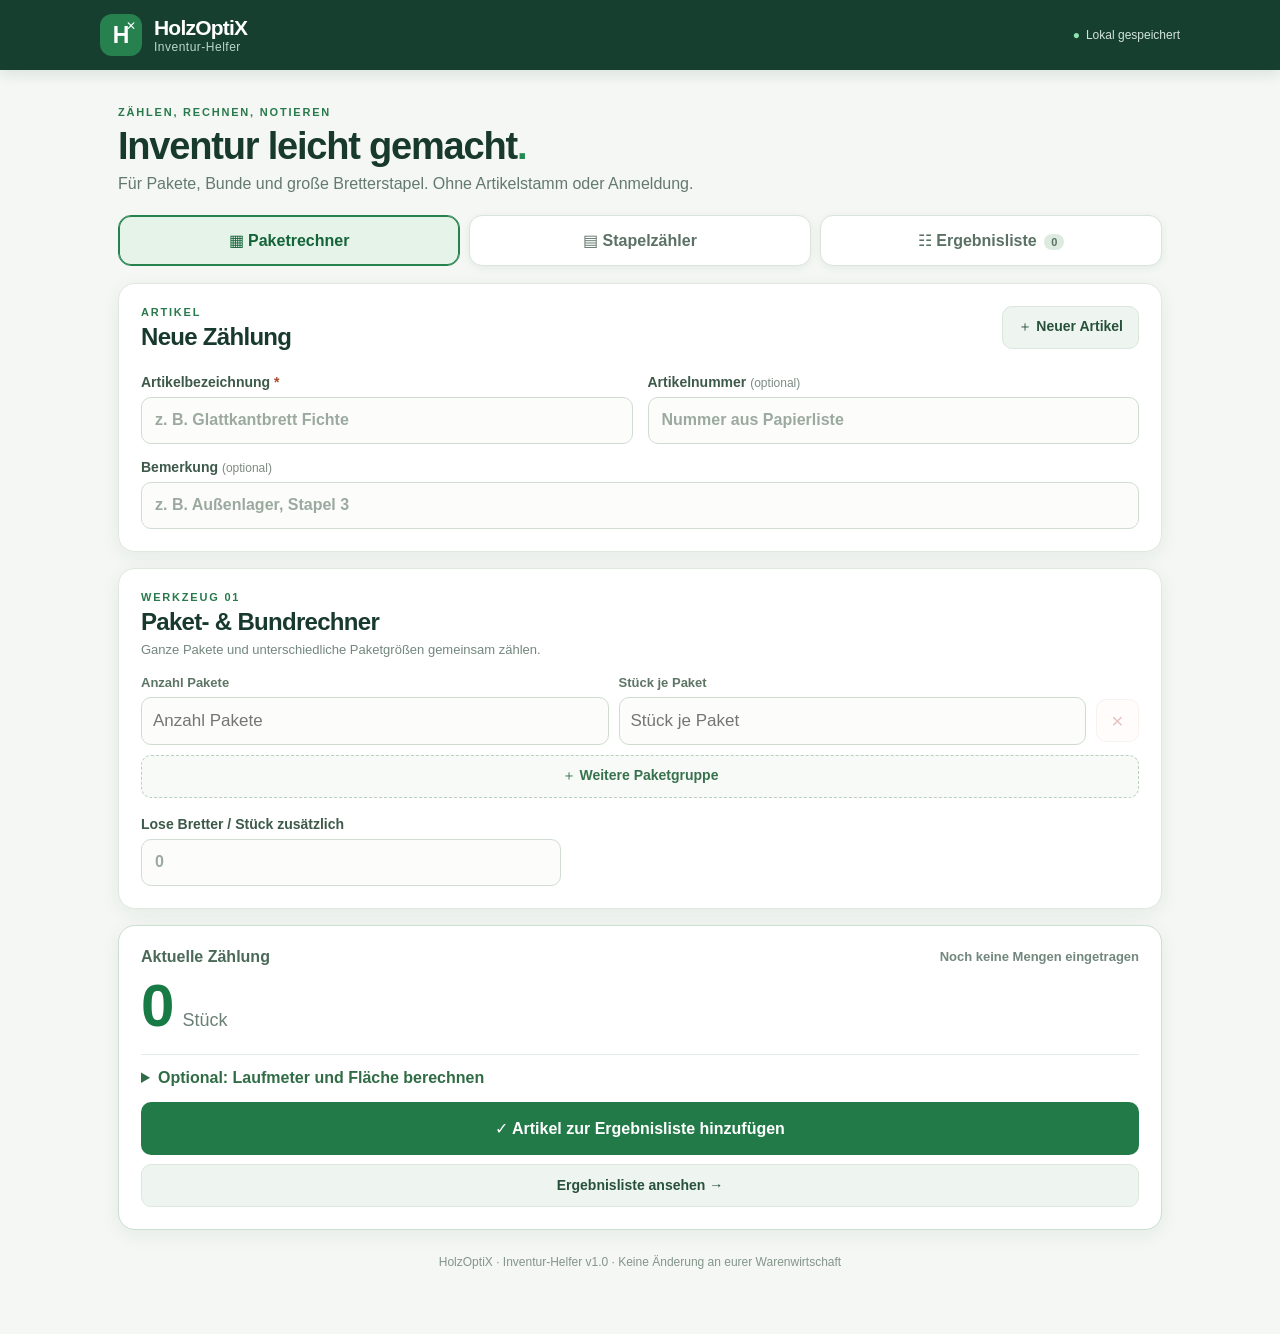
<file: inventur/index.html>
<!doctype html>
<html lang="de">
<head>
  <meta charset="utf-8">
  <meta name="viewport" content="width=device-width, initial-scale=1, viewport-fit=cover">
  <meta name="theme-color" content="#205d3d">
  <meta name="description" content="HolzOptiX Inventur-Helfer – Pakete und Bretterstapel zählen, Ergebnisse sammeln.">
  <link rel="manifest" href="./manifest.webmanifest">
  <link rel="icon" href="./icons/icon-192.png" type="image/png">
  <link rel="stylesheet" href="./style.css">
  <title>HolzOptiX – Inventur-Helfer</title>
</head>
<body>
  <header class="topbar">
    <div class="brand">
      <span class="brand-mark" aria-hidden="true">H<span>✕</span></span>
      <span><strong>HolzOptiX</strong><small>Inventur-Helfer</small></span>
    </div>
    <span id="save-status" class="save-status" role="status">Lokal gespeichert</span>
  </header>
  <div class="container">
    <div class="intro">
      <div>
        <p class="eyebrow">ZÄHLEN, RECHNEN, NOTIEREN</p>
        <h1>Inventur leicht gemacht<span class="dot">.</span></h1>
        <p>Für Pakete, Bunde und große Bretterstapel. Ohne Artikelstamm oder Anmeldung.</p>
      </div>
    </div>
    <nav class="tabs" aria-label="Werkzeug auswählen">
      <button class="tab is-active" type="button" data-tab="package" aria-current="page">▦ <span>Paketrechner</span></button>
      <button class="tab" type="button" data-tab="stack">▤ <span>Stapelzähler</span></button>
      <button class="tab" type="button" data-tab="results">☷ <span>Ergebnisliste</span> <span id="result-count" class="pill">0</span></button>
    </nav>

    <div id="editor" class="editor">
      <section class="card article-card">
        <div class="section-head">
          <div><p class="eyebrow">ARTIKEL</p><h2 id="editor-heading">Neue Zählung</h2></div>
          <button id="new-item" class="btn subtle" type="button">＋ Neuer Artikel</button>
        </div>
        <div class="fields two">
          <label class="field"><span>Artikelbezeichnung <em>*</em></span><input id="article-name" maxlength="100" type="text" placeholder="z. B. Glattkantbrett Fichte" autocomplete="off"></label>
          <label class="field"><span>Artikelnummer <small>(optional)</small></span><input id="article-no" maxlength="60" type="text" placeholder="Nummer aus Papierliste" autocomplete="off"></label>
        </div>
        <label class="field note-field"><span>Bemerkung <small>(optional)</small></span><input id="article-note" maxlength="160" type="text" placeholder="z. B. Außenlager, Stapel 3" autocomplete="off"></label>
      </section>

      <section id="panel-package" class="card panel">
        <div class="section-head">
          <div><p class="eyebrow">WERKZEUG 01</p><h2>Paket- & Bundrechner</h2><p class="muted">Ganze Pakete und unterschiedliche Paketgrößen gemeinsam zählen.</p></div>
        </div>
        <div class="row-label"><span>Anzahl Pakete</span><span>Stück je Paket</span><span></span></div>
        <div id="package-groups" class="group-list"></div>
        <button id="add-package" type="button" class="btn dashed full">＋ Weitere Paketgruppe</button>
        <label class="field single"><span>Lose Bretter / Stück zusätzlich</span><input id="loose-package" inputmode="numeric" type="text" autocomplete="off" placeholder="0"></label>
      </section>

      <section id="panel-stack" class="card panel" hidden>
        <div class="section-head">
          <div><p class="eyebrow">WERKZEUG 02</p><h2>Stapelzähler</h2><p class="muted">Für gleichmäßige und unregelmäßige Stapel. Beide Methoden sind kombinierbar.</p></div>
        </div>
        <div class="subhead"><h3>Lagen und Teilblöcke</h3><p>Für einen regelmäßigen Bereich: Bretter je Lage × Anzahl der Lagen.</p></div>
        <div class="row-label"><span>Bretter je Lage</span><span>Anzahl Lagen</span><span></span></div>
        <div id="stack-blocks" class="group-list"></div>
        <button id="add-block" class="btn dashed full" type="button">＋ Weiteren Teilblock hinzufügen</button>
        <div class="inline-divider"><span>und / oder</span></div>
        <div class="subhead"><h3>Einzelne, unregelmäßige Reihen</h3><p>Jede Reihe separat zählen. Die eingegebenen Reihen werden addiert.</p></div>
        <div class="row-add">
          <label class="field"><span>Bretter in dieser Reihe</span><input id="row-input" type="text" inputmode="numeric" autocomplete="off" placeholder="z. B. 13"></label>
          <button id="add-row" class="btn dark" type="button">＋ Reihe</button>
        </div>
        <div id="row-chips" class="chips"></div>
        <label class="field single"><span>Einzelne Bretter zusätzlich</span><input id="loose-stack" inputmode="numeric" type="text" autocomplete="off" placeholder="0"></label>
      </section>

      <section class="card total-card">
        <div class="total-label"><span>Aktuelle Zählung</span><span id="total-formula" class="muted">Noch keine Mengen eingetragen</span></div>
        <div class="big-total"><strong id="preview-total">0</strong><span>Stück</span></div>
        <details class="conversion">
          <summary>Optional: Laufmeter und Fläche berechnen</summary>
          <p>Nur verwenden, wenn alle gezählten Bretter dieses Artikels dieselben Maße haben.</p>
          <div class="fields two">
            <label class="field"><span>Länge je Brett (mm)</span><input id="uniform-length" type="text" inputmode="numeric" autocomplete="off" placeholder="z. B. 4000"></label>
            <label class="field"><span>Breite je Brett (mm)</span><input id="uniform-width" type="text" inputmode="numeric" autocomplete="off" placeholder="z. B. 145"></label>
          </div>
          <div id="conversion-result" class="conversion-result"></div>
        </details>
        <div id="validation-message" class="error-message" role="alert" hidden></div>
        <button id="save-item" class="btn primary full prominent" type="button">✓ Artikel zur Ergebnisliste hinzufügen</button>
        <button id="go-results" class="btn subtle full" type="button">Ergebnisliste ansehen →</button>
      </section>
    </div>

    <section id="panel-results" class="results-panel" hidden>
      <div class="card">
        <div class="section-head">
          <div><p class="eyebrow">VARIANTE 2</p><h2>Deine Ergebnisliste</h2><p class="muted">Mehrere Artikel nacheinander zählen und die fertigen Mengen gesammelt auf die Papierliste übertragen.</p></div>
        </div>
        <div class="result-summary">
          <div><strong id="summary-articles">0</strong><span>Artikel gezählt</span></div>
          <div><strong id="summary-counts">0</strong><span>Teilzählungen</span></div>
        </div>
        <div id="results-empty" class="empty-state">Noch keine Artikel erfasst. Starte mit dem Paketrechner oder Stapelzähler.</div>
        <div id="results-list" class="results-list"></div>
        <div class="result-actions">
          <button id="result-new" type="button" class="btn primary">＋ Weiteren Artikel zählen</button>
          <button id="export-csv" type="button" class="btn dark">↓ CSV speichern</button>
          <button id="print-results" type="button" class="btn subtle">▤ Drucken / PDF</button>
        </div>
      </div>
      <div class="card safety-card">
        <h3>Datensicherung</h3>
        <p>Die Zählungen bleiben auf diesem Gerät gespeichert. Sie werden nicht automatisch zwischen Handy und PC übertragen. Sichere sie bei Bedarf als Datei.</p>
        <div class="result-actions">
          <button id="export-json" class="btn subtle" type="button">↓ Sicherung speichern</button>
          <button id="import-json" class="btn subtle" type="button">↑ Sicherung öffnen</button>
          <input id="import-file" type="file" accept="application/json,.json" hidden>
          <button id="clear-results" class="btn danger" type="button">Liste leeren</button>
        </div>
      </div>
    </section>

    <footer class="footer">HolzOptiX · Inventur-Helfer v1.0 · Keine Änderung an eurer Warenwirtschaft</footer>
  </div>
  <script src="./app.js" defer></script>
</body>
</html>
</file>
<file: inventur/style.css>
:root{font-family:Inter,Segoe UI,Arial,sans-serif;color:#18392e;background:#f4f7f3;font-size:16px;font-synthesis:none}
*{box-sizing:border-box}html{scroll-behavior:smooth}body{margin:0;min-height:100vh}button,input{font:inherit}button{cursor:pointer}button:disabled{cursor:not-allowed;opacity:.45}[hidden]{display:none!important}
.topbar{background:#173f30;color:white;padding:14px max(18px,calc((100vw - 1080px)/2));display:flex;justify-content:space-between;align-items:center;gap:12px;box-shadow:0 3px 14px #143e3020}
.brand{display:flex;align-items:center;gap:12px}.brand strong{display:block;font-size:21px;letter-spacing:-.8px}.brand small{display:block;color:#bad8c8;font-size:12px;letter-spacing:.5px}.brand-mark{display:grid;place-items:center;width:42px;height:42px;border-radius:12px;background:#27814f;color:#fff;font-size:23px;font-weight:900;position:relative}.brand-mark span{position:absolute;font-size:12px;right:6px;top:5px}
.save-status{font-size:12px;color:#d2e4d9;white-space:nowrap}.save-status::before{content:'●';color:#8de4ae;margin-right:6px}.save-status.error{color:#ffdcce}.save-status.error::before{color:#f4aa8f}
.container{max-width:1080px;margin:0 auto;padding:24px 18px 40px}.intro{margin:12px 0 22px}.intro h1{font-size:clamp(27px,4.5vw,38px);line-height:1.13;letter-spacing:-1.2px;margin:7px 0}.intro p:last-child{color:#63796f;margin:7px 0 0}.eyebrow{font-size:11px;font-weight:800;letter-spacing:1.8px;color:#28794b;margin:0}.dot{color:#228b50}
.tabs{display:grid;grid-template-columns:1fr 1fr 1fr;gap:9px;margin-bottom:17px}.tab{appearance:none;border:1px solid #d9e4dc;background:#fff;color:#5b7166;padding:15px 9px;border-radius:13px;font-weight:700;min-height:51px;box-shadow:0 2px 8px #163d3010}.tab.is-active{border-color:#25824d;background:#e6f3e9;color:#146439;box-shadow:inset 0 0 0 1px #25824d}.pill{display:inline-flex;min-width:20px;justify-content:center;border-radius:20px;background:#dceadf;padding:2px 5px;font-size:11px;margin-left:3px}.editor,.results-panel{display:grid;gap:16px}.card{background:white;border:1px solid #e0e8e0;border-radius:17px;box-shadow:0 5px 20px #173f3010;padding:22px}.section-head{display:flex;justify-content:space-between;gap:15px;align-items:start;margin-bottom:18px}.section-head h2{margin:5px 0;font-size:24px;letter-spacing:-.7px}.section-head .muted{margin:6px 0 0}.muted{color:#72877d;font-size:13px}.fields{display:grid;gap:15px}.fields.two{grid-template-columns:1fr 1fr}.field{display:flex;flex-direction:column;gap:7px;font-size:14px;font-weight:650;color:#3d594a;min-width:0}.field span small{font-size:12px;font-weight:400;color:#7c8b82}.field em{font-style:normal;color:#ad4b33}
.field input{width:100%;border:1px solid #d0dcd2;border-radius:10px;padding:12px 13px;color:#18392e;background:#fcfdfb;outline:none;min-height:47px;font-size:16px}.field input:focus{border-color:#2b995c;box-shadow:0 0 0 3px #2f995b1b}.field input::placeholder{color:#9ba99e}.note-field{margin-top:15px}
.btn{display:inline-flex;align-items:center;justify-content:center;gap:6px;min-height:43px;padding:10px 15px;border-radius:10px;border:1px solid transparent;font-weight:750;font-size:14px;text-align:center;transition:background .15s}.btn.primary{background:#227a48;color:white}.btn.primary:hover{background:#165d35}.btn.dark{background:#204638;color:white}.btn.dark:hover{background:#123628}.btn.subtle{background:#eef4ef;color:#27513a;border-color:#dce8dd}.btn.subtle:hover{background:#e3ede4}.btn.dashed{background:#f8faf7;border:1.5px dashed #b8d0bd;color:#37724d}.btn.dashed:hover{background:#ecf6ed}.btn.danger{background:#fff3f1;border:1px solid #e7c1bb;color:#aa3a31}.btn.danger:hover{background:#ffe5e2}.btn.full{width:100%}.btn.prominent{min-height:53px;font-size:16px}
.row-label{display:grid;grid-template-columns:1fr 1fr 43px;gap:10px;color:#5d7564;font-weight:700;font-size:13px;margin:0 0 7px}.group-list{display:grid;gap:9px;margin-bottom:10px}.group-row{display:grid;grid-template-columns:1fr 1fr 43px;gap:10px;align-items:center}.group-row input{width:100%;min-width:0;border:1px solid #cedccd;background:#fcfdfb;border-radius:10px;padding:12px 11px;min-height:48px;font-size:17px;outline:none}.group-row input:focus{border-color:#33935b;box-shadow:0 0 0 3px #33935b22}.group-row button{border:1px solid #e8d2ce;color:#a23e37;background:#fff6f3;border-radius:10px;font-size:21px;min-height:43px}.group-row button:disabled{opacity:.3}.single{max-width:420px;margin-top:18px}.subhead{margin:6px 0 14px}.subhead h3{font-size:17px;margin:0 0 4px}.subhead p{margin:0;color:#778b7f;font-size:13px}.inline-divider{height:45px;display:flex;align-items:center;gap:15px;color:#82968a;font-size:12px}.inline-divider::before,.inline-divider::after{content:'';height:1px;background:#e2ebe4;flex:1}.row-add{display:flex;align-items:end;gap:10px}.row-add .field{flex:1}.row-add .btn{min-height:47px}.chips{display:flex;flex-wrap:wrap;gap:7px;margin-top:12px}.chip{background:#eaf4ec;border:1px solid #d1e6d6;color:#245d3b;border-radius:50px;padding:7px 10px;font-weight:700;font-size:13px}.chip button{border:0;background:transparent;color:#5d7663;font-size:17px;margin-left:5px;vertical-align:middle}
.total-card{border-color:#cbded0}.total-label{display:flex;align-items:center;justify-content:space-between;gap:12px;color:#4b6957;font-weight:750}.big-total{display:flex;align-items:baseline;gap:10px;margin:7px 0 12px}.big-total strong{font-size:clamp(42px,7vw,60px);color:#187a44;line-height:1.1;letter-spacing:-1.8px;font-variant-numeric:tabular-nums}.big-total span{color:#6b8074;font-size:18px}.conversion{border-top:1px solid #e4ece5;margin:15px 0;padding-top:14px}.conversion summary{color:#306c45;font-weight:750;cursor:pointer}.conversion p{color:#72877d;font-size:13px}.conversion-result{font-weight:750;color:#21683c;margin-top:12px}.error-message{color:#a33131;background:#fff0ee;border:1px solid #f1ccc8;border-radius:9px;padding:11px 13px;margin:12px 0}.total-card>.btn+.btn{margin-top:9px}
.result-summary{display:flex;gap:12px;margin-bottom:18px}.result-summary div{background:#ecf5ed;border-radius:12px;padding:13px 18px;flex:1;display:flex;flex-direction:column;gap:4px}.result-summary strong{color:#1a7641;font-size:27px}.result-summary span{font-size:12px;color:#657f6b}.results-list{display:grid;gap:10px}.result-card{border:1px solid #dce6dd;border-radius:12px;padding:15px;display:grid;grid-template-columns:minmax(0,1fr) auto;gap:12px}.result-card h3{margin:0;font-size:18px;overflow-wrap:anywhere}.result-card p{margin:5px 0 0;color:#667c6d;font-size:13px;overflow-wrap:anywhere}.result-card .breakdown{color:#6f8275;font-size:12px;margin-top:9px}.result-qty{font-size:25px;color:#1c7a42;font-weight:800;white-space:nowrap;text-align:right;line-height:1}.result-qty small{font-size:12px;color:#71907a}.result-controls{grid-column:1/-1;display:flex;gap:7px;flex-wrap:wrap}.result-controls .btn{min-height:36px;padding:6px 13px;font-size:13px}.result-actions{display:flex;flex-wrap:wrap;gap:9px;margin-top:18px}.empty-state{border:1px dashed #c6d9c8;border-radius:13px;padding:28px;text-align:center;color:#788e80;background:#f8fbf7}.safety-card h3{margin:0}.safety-card p{color:#688171;font-size:14px;line-height:1.5}.footer{margin:25px 0;text-align:center;color:#84958a;font-size:12px}
@media(max-width:700px){.container{padding:17px 12px 30px}.topbar{padding:12px 15px}.tabs{gap:5px}.tab{padding:12px 5px;font-size:12px}.card{padding:16px}.section-head h2{font-size:22px}.section-head{flex-wrap:wrap}.fields.two{grid-template-columns:1fr}.row-label,.group-row{gap:7px}.save-status{font-size:11px}.result-actions .btn{flex:1;min-width:130px}.result-card{gap:8px}.result-qty{font-size:22px}.intro{margin-top:3px}}
@media print{body{background:white;color:#111}.topbar,.intro,.tabs,.editor,.footer,.safety-card,.result-actions,.result-controls{display:none!important}.container{max-width:none;margin:0;padding:0}.results-panel{display:block!important}.card{box-shadow:none;border:0;padding:0}.section-head h2{font-size:24px}.result-summary{margin:10px 0}.result-summary div{background:none;border:1px solid #bbb;padding:8px}.results-list{gap:0}.result-card{break-inside:avoid;border:0;border-bottom:1px solid #aaa;border-radius:0;padding:10px 0}.result-qty{color:#111}.result-card h3{font-size:15px}.result-card p,.result-card .breakdown{color:#333}.empty-state{display:none!important}}
</file>
